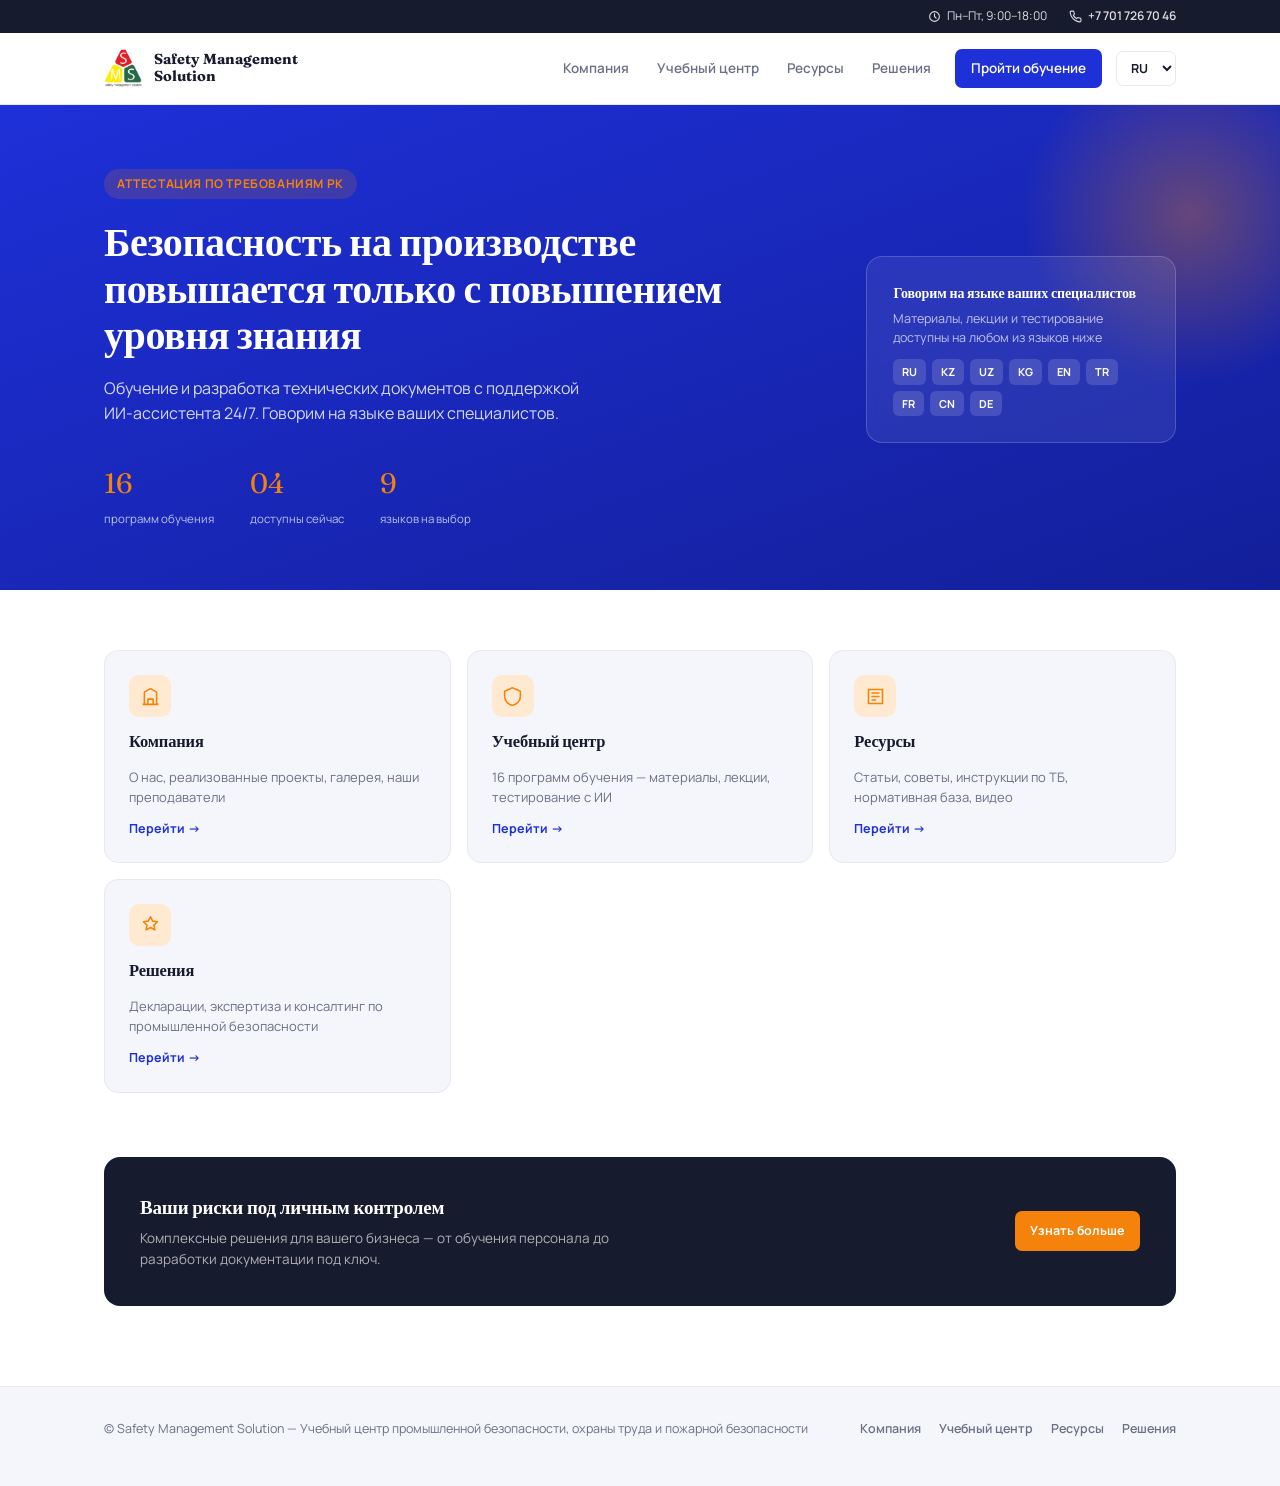
<file: index.html>
<!DOCTYPE html>
<html lang="ru">
<head>
<meta charset="UTF-8">
<meta name="viewport" content="width=device-width, initial-scale=1.0">
<title>Safety Management Solution — Промышленная безопасность, охрана труда, пожарная безопасность</title>
<link rel="preconnect" href="https://fonts.googleapis.com">
<link rel="preconnect" href="https://fonts.gstatic.com" crossorigin>
<link href="https://fonts.googleapis.com/css2?family=Manrope:wght@400;500;600;700;800&family=Fraunces:opsz,wght@9..144,600;9..144,700&display=swap" rel="stylesheet">
<link rel="stylesheet" href="styles.css">
<script src="i18n.js" defer></script>
</head>
<body>

<div class="topbar">
  <div class="wrap">
    <span class="hours"><svg viewBox="0 0 24 24" fill="none" stroke="currentColor" stroke-width="2"><circle cx="12" cy="12" r="9"/><path d="M12 7v5l3 3" stroke-linecap="round"/></svg>Пн–Пт, 9:00–18:00</span>
    <a href="tel:+77017267046"><svg viewBox="0 0 24 24" fill="none" stroke="currentColor" stroke-width="2"><path d="M22 16.92v3a2 2 0 0 1-2.18 2 19.79 19.79 0 0 1-8.63-3.07 19.5 19.5 0 0 1-6-6 19.79 19.79 0 0 1-3.07-8.67A2 2 0 0 1 4.11 2h3a2 2 0 0 1 2 1.72c.127.96.361 1.903.7 2.81a2 2 0 0 1-.45 2.11L8.09 9.91a16 16 0 0 0 6 6l1.27-1.27a2 2 0 0 1 2.11-.45c.907.339 1.85.573 2.81.7A2 2 0 0 1 22 16.92z" stroke-linecap="round" stroke-linejoin="round"/></svg>+7 701 726 70 46</a>
  </div>
</div>
<header>
  <div class="wrap">
    <a class="brand" href="index.html">
      <img class="brand-mark" src="logo.jpg" alt="Safety Management Solution">
      <span class="brand-name">Safety Management<br>Solution</span>
    </a>
    <button class="burger" onclick="document.querySelector('nav.main-nav').classList.toggle('open')" aria-label="Меню">
      <svg viewBox="0 0 24 24" fill="none" stroke="currentColor" stroke-width="2"><path d="M3 6h18M3 12h18M3 18h18" stroke-linecap="round"/></svg>
    </button>
    <nav class="main-nav">
      <a href="company.html" data-i18n="nav_company">Компания</a>
      <a href="courses.html" data-i18n="nav_courses">Учебный центр</a>
      <a href="resources.html" data-i18n="nav_resources">Ресурсы</a>
      <a href="solutions.html" data-i18n="nav_solutions">Решения</a>
      <a class="nav-cta" href="courses.html" data-i18n="nav_cta">Пройти обучение</a>
      <select id="langSwitcher" class="lang-switcher" onchange="applyLanguage(this.value)">
        <option value="ru">RU</option>
        <option value="kz">KZ</option>
        <option value="en">EN</option>
        <option value="tr">TR</option>
        <option value="fr">FR</option>
        <option value="de">DE</option>
        <option value="uz">UZ</option>
        <option value="kg">KG</option>
        <option value="cn">CN</option>
      </select>
    </nav>
  </div>
</header>

<section class="hero">
  <div class="wrap hero-grid">
    <div>
      <div class="hero-eyebrow" data-i18n="hero_eyebrow">Аттестация по требованиям РК</div>
      <h1 data-i18n="hero_h1">Безопасность на производстве повышается только с повышением уровня знания</h1>
      <p class="lede" data-i18n="hero_lede">Обучение и разработка технических документов с поддержкой ИИ-ассистента 24/7. Говорим на языке ваших специалистов.</p>
      <div class="hero-stats">
        <div class="hero-stat"><span class="num" data-i18n="hero_stat1_num">16</span><span class="label" data-i18n="hero_stat1_label">программ обучения</span></div>
        <div class="hero-stat"><span class="num" data-i18n="hero_stat2_num">04</span><span class="label" data-i18n="hero_stat2_label">доступны сейчас</span></div>
        <div class="hero-stat"><span class="num" data-i18n="hero_stat3_num">9</span><span class="label" data-i18n="hero_stat3_label">языков на выбор</span></div>
      </div>
    </div>
    <div class="hero-badge">
      <h3 data-i18n="hero_badge_title">Говорим на языке ваших специалистов</h3>
      <p data-i18n="hero_badge_text">Материалы, лекции и тестирование доступны на любом из языков ниже</p>
      <div class="lang-list">
        <span class="lang-chip">RU</span><span class="lang-chip">KZ</span><span class="lang-chip">UZ</span>
        <span class="lang-chip">KG</span><span class="lang-chip">EN</span><span class="lang-chip">TR</span>
        <span class="lang-chip">FR</span><span class="lang-chip">CN</span><span class="lang-chip">DE</span>
      </div>
    </div>
  </div>
</section>

<main class="wrap">

  <div class="section-nav">
    <div class="section-nav-grid">

      <a class="section-card" href="company.html">
        <div class="icon"><svg viewBox="0 0 24 24" fill="none" stroke="currentColor" stroke-width="1.8"><path d="M3 21h18M5 21V7l7-4 7 4v14M9 21v-6h6v6" stroke-linejoin="round"/></svg></div>
        <h3 data-i18n="sec_company_title">Компания</h3>
        <p data-i18n="sec_company_text">О нас, реализованные проекты, галерея, наши преподаватели</p>
        <span class="go" data-i18n="go">Перейти →</span>
      </a>

      <a class="section-card" href="courses.html">
        <div class="icon"><svg viewBox="0 0 24 24" fill="none" stroke="currentColor" stroke-width="1.8"><path d="M12 2L3 6v6c0 5 4 9 9 10 5-1 9-5 9-10V6l-9-4z"/></svg></div>
        <h3 data-i18n="sec_courses_title">Учебный центр</h3>
        <p data-i18n="sec_courses_text">16 программ обучения — материалы, лекции, тестирование с ИИ</p>
        <span class="go" data-i18n="go">Перейти →</span>
      </a>

      <a class="section-card" href="resources.html">
        <div class="icon"><svg viewBox="0 0 24 24" fill="none" stroke="currentColor" stroke-width="1.8"><path d="M4 4h16v16H4z"/><path d="M8 8h8M8 12h8M8 16h4" stroke-linecap="round"/></svg></div>
        <h3 data-i18n="sec_resources_title">Ресурсы</h3>
        <p data-i18n="sec_resources_text">Статьи, советы, инструкции по ТБ, нормативная база, видео</p>
        <span class="go" data-i18n="go">Перейти →</span>
      </a>

      <a class="section-card" href="solutions.html">
        <div class="icon"><svg viewBox="0 0 24 24" fill="none" stroke="currentColor" stroke-width="1.8"><path d="M12 2l2.5 5 5.5.7-4 3.8 1 5.5-5-2.7-5 2.7 1-5.5-4-3.8 5.5-.7z" stroke-linejoin="round"/></svg></div>
        <h3 data-i18n="sec_solutions_title">Решения</h3>
        <p data-i18n="sec_solutions_text">Декларации, экспертиза и консалтинг по промышленной безопасности</p>
        <span class="go" data-i18n="go">Перейти →</span>
      </a>

    </div>
  </div>

  <div class="materials-cta">
    <div>
      <h3 data-i18n="materials_cta_title">Ваши риски под личным контролем</h3>
      <p data-i18n="materials_cta_text">Комплексные решения для вашего бизнеса — от обучения персонала до разработки документации под ключ.</p>
    </div>
    <a class="btn btn-blue" href="solutions.html" style="background:#F5820A;" data-i18n="materials_cta_btn">Узнать больше</a>
  </div>

</main>

<footer>
  <div class="wrap">
    <p data-i18n="footer_copyright">© Safety Management Solution — Учебный центр промышленной безопасности, охраны труда и пожарной безопасности</p>
    <div class="foot-links">
      <a href="company.html">Компания</a>
      <a href="courses.html">Учебный центр</a>
      <a href="resources.html">Ресурсы</a>
      <a href="solutions.html">Решения</a>
    </div>
  </div>
</footer>

</body>
</html>
</file>
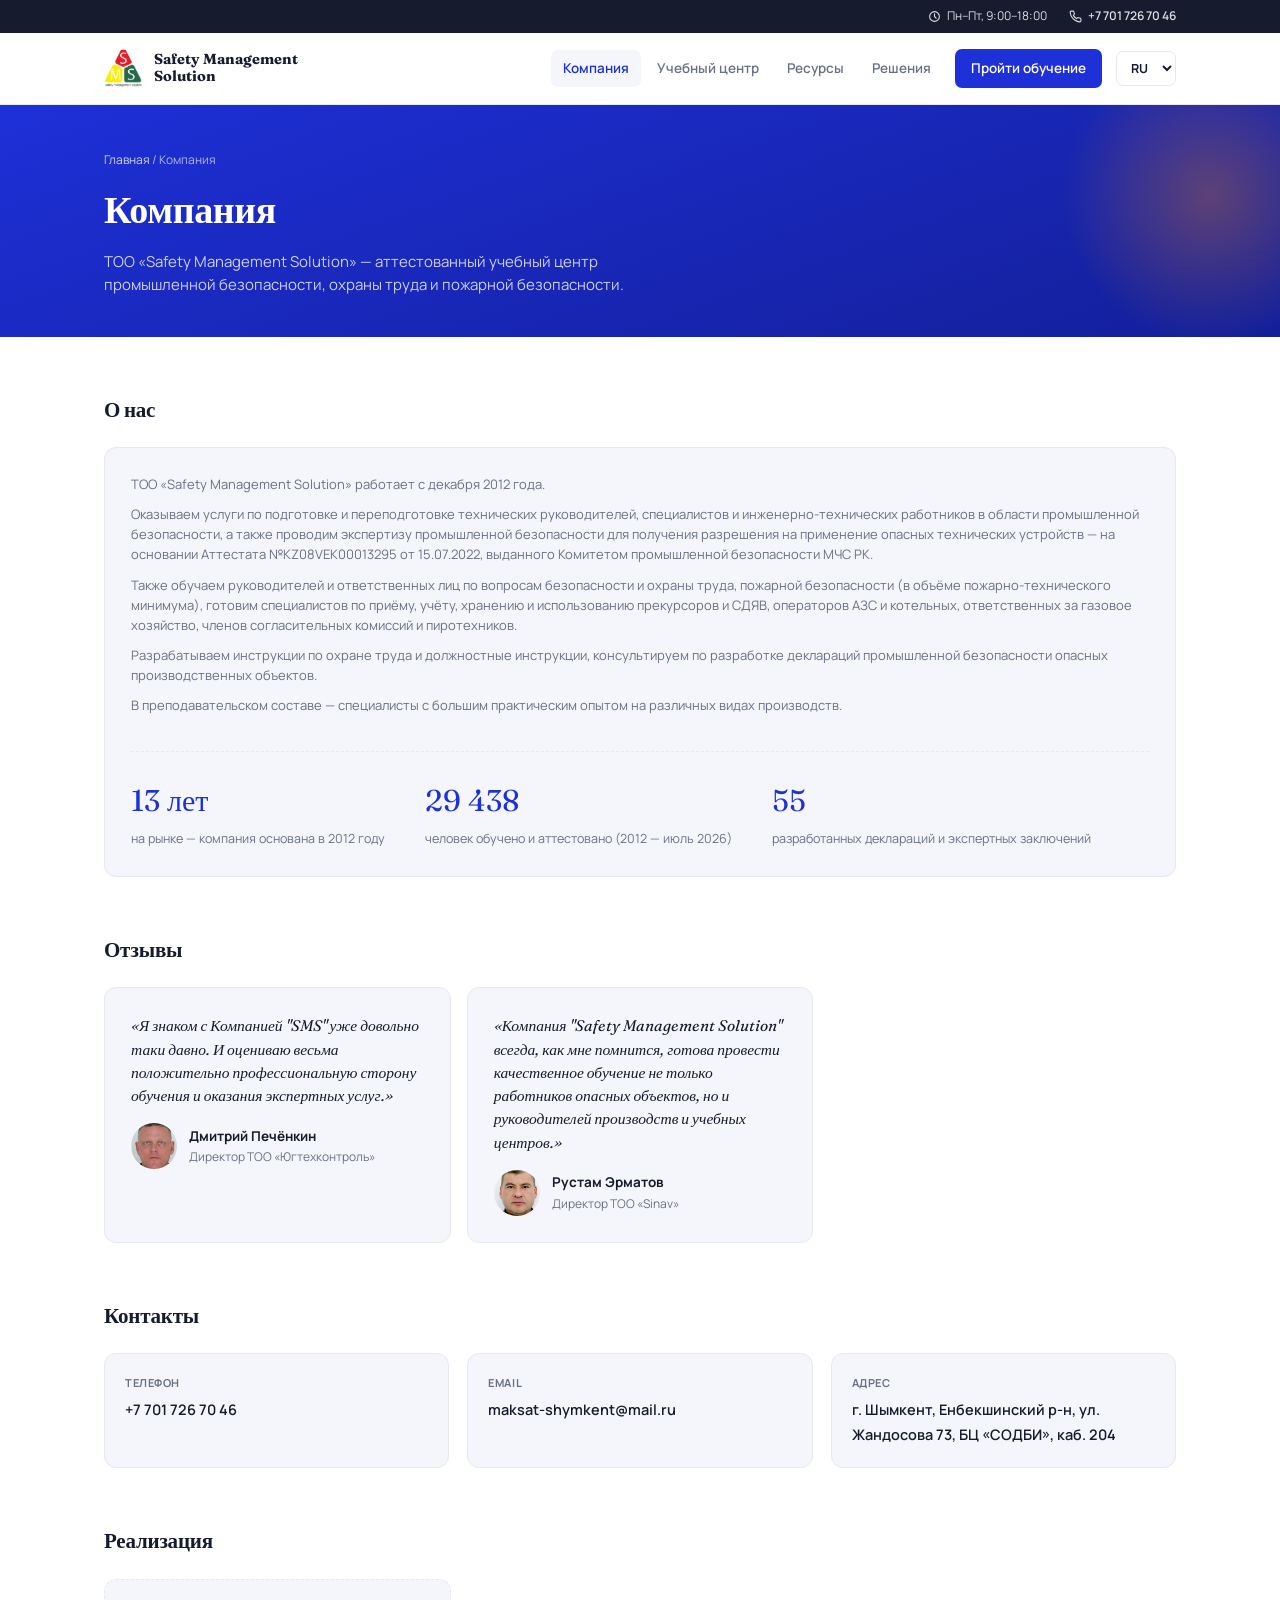
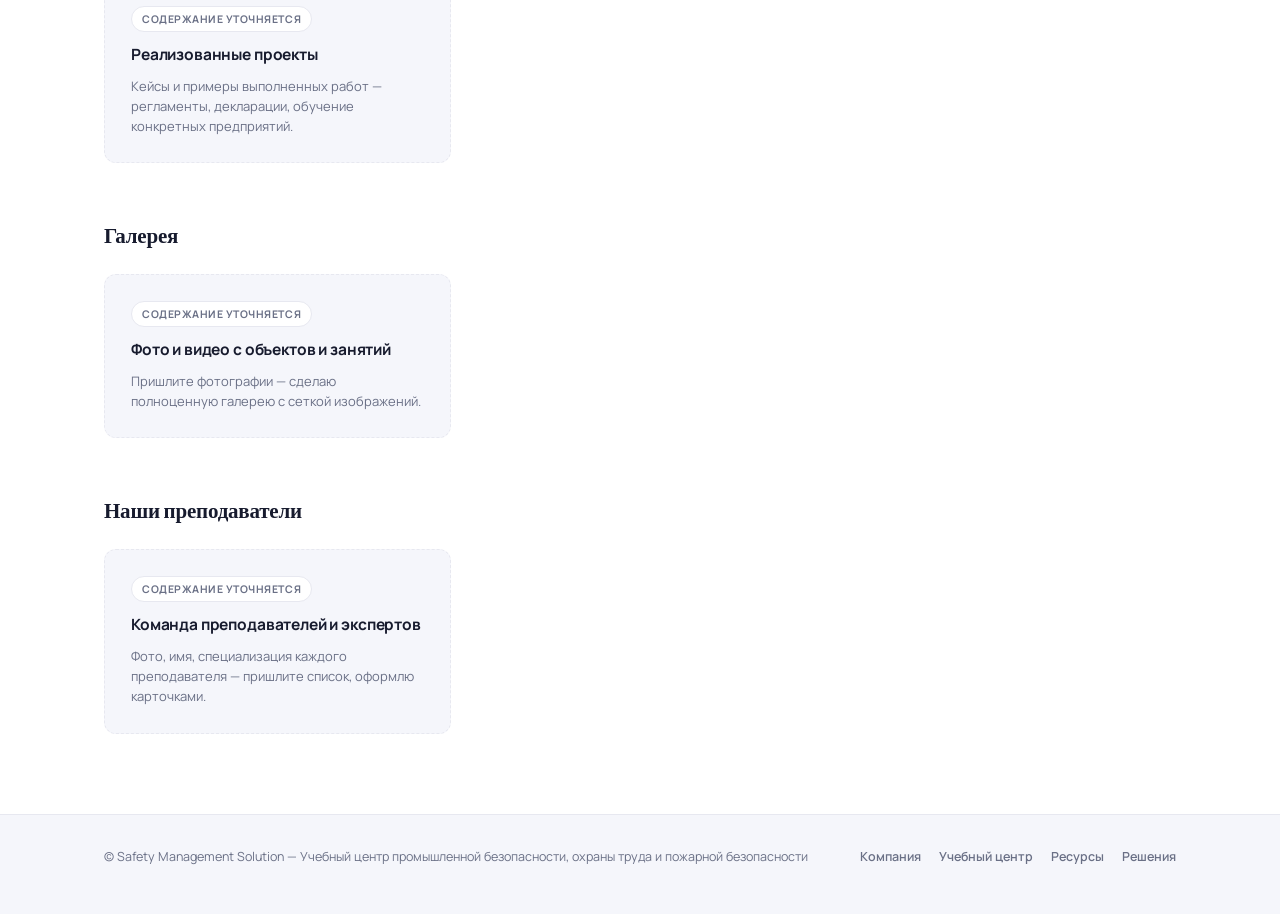
<file: company.html>
<!DOCTYPE html>
<html lang="ru">
<head>
<meta charset="UTF-8">
<meta name="viewport" content="width=device-width, initial-scale=1.0">
<title>Компания — Safety Management Solution</title>
<link rel="preconnect" href="https://fonts.googleapis.com">
<link rel="preconnect" href="https://fonts.gstatic.com" crossorigin>
<link href="https://fonts.googleapis.com/css2?family=Manrope:wght@400;500;600;700;800&family=Fraunces:opsz,wght@9..144,600;9..144,700&display=swap" rel="stylesheet">
<link rel="stylesheet" href="styles.css">
<script src="i18n.js" defer></script>
<script>
(function(){
  try {
    fetch('https://anelina-backend-production.up.railway.app/track/pageview', {
      method: 'POST',
      headers: {'Content-Type':'application/json'},
      body: JSON.stringify({page: location.pathname})
    }).catch(function(){});
  } catch(e) {}
})();
</script>
</head>
<body>

<div class="topbar">
  <div class="wrap">
    <span class="hours"><svg viewBox="0 0 24 24" fill="none" stroke="currentColor" stroke-width="2"><circle cx="12" cy="12" r="9"/><path d="M12 7v5l3 3" stroke-linecap="round"/></svg>Пн–Пт, 9:00–18:00</span>
    <a href="tel:+77017267046"><svg viewBox="0 0 24 24" fill="none" stroke="currentColor" stroke-width="2"><path d="M22 16.92v3a2 2 0 0 1-2.18 2 19.79 19.79 0 0 1-8.63-3.07 19.5 19.5 0 0 1-6-6 19.79 19.79 0 0 1-3.07-8.67A2 2 0 0 1 4.11 2h3a2 2 0 0 1 2 1.72c.127.96.361 1.903.7 2.81a2 2 0 0 1-.45 2.11L8.09 9.91a16 16 0 0 0 6 6l1.27-1.27a2 2 0 0 1 2.11-.45c.907.339 1.85.573 2.81.7A2 2 0 0 1 22 16.92z" stroke-linecap="round" stroke-linejoin="round"/></svg>+7 701 726 70 46</a>
  </div>
</div>
<header>
  <div class="wrap">
    <a class="brand" href="index.html">
      <img class="brand-mark" src="logo.jpg" alt="Safety Management Solution">
      <span class="brand-name">Safety Management<br>Solution</span>
    </a>
    <button class="burger" onclick="document.querySelector('nav.main-nav').classList.toggle('open')" aria-label="Меню">
      <svg viewBox="0 0 24 24" fill="none" stroke="currentColor" stroke-width="2"><path d="M3 6h18M3 12h18M3 18h18" stroke-linecap="round"/></svg>
    </button>
    <nav class="main-nav">
      <a href="company.html" class="active" data-i18n="nav_company">Компания</a>
      <a href="courses.html" data-i18n="nav_courses">Учебный центр</a>
      <a href="resources.html" data-i18n="nav_resources">Ресурсы</a>
      <a href="solutions.html" data-i18n="nav_solutions">Решения</a>
      <a class="nav-cta" href="courses.html" data-i18n="nav_cta">Пройти обучение</a>
      <select id="langSwitcher" class="lang-switcher" onchange="applyLanguage(this.value)">
        <option value="ru">RU</option>
        <option value="kz">KZ</option>
        <option value="en">EN</option>
        <option value="tr">TR</option>
        <option value="fr">FR</option>
        <option value="de">DE</option>
        <option value="uz">UZ</option>
        <option value="kg">KG</option>
        <option value="cn">CN</option>
      </select>
    </nav>
  </div>
</header>

<section class="page-hero">
  <div class="wrap">
    <div class="breadcrumb"><a href="index.html" data-i18n="breadcrumb_home">Главная</a> / <span data-i18n="nav_company">Компания</span></div>
    <h1 data-i18n="comp_hero_h1">Компания</h1>
    <p data-i18n="comp_hero_lede">ТОО «Safety Management Solution» — аттестованный учебный центр промышленной безопасности, охраны труда и пожарной безопасности.</p>
  </div>
</section>

<main class="wrap">

  <div class="content-section">
    <div class="content-section-head"><h2 data-i18n="comp_about_title">О нас</h2></div>
    <div class="placeholder-card" style="border-style:solid;">
      <p data-i18n="comp_about_p1">ТОО «Safety Management Solution» работает с декабря 2012 года.</p>
      <p data-i18n="comp_about_p2">Оказываем услуги по подготовке и переподготовке технических руководителей, специалистов и инженерно-технических работников в области промышленной безопасности, а также проводим экспертизу промышленной безопасности для получения разрешения на применение опасных технических устройств — на основании Аттестата №KZ08VEK00013295 от 15.07.2022, выданного Комитетом промышленной безопасности МЧС РК.</p>
      <p data-i18n="comp_about_p3">Также обучаем руководителей и ответственных лиц по вопросам безопасности и охраны труда, пожарной безопасности (в объёме пожарно-технического минимума), готовим специалистов по приёму, учёту, хранению и использованию прекурсоров и СДЯВ, операторов АЗС и котельных, ответственных за газовое хозяйство, членов согласительных комиссий и пиротехников.</p>
      <p data-i18n="comp_about_p4">Разрабатываем инструкции по охране труда и должностные инструкции, консультируем по разработке деклараций промышленной безопасности опасных производственных объектов.</p>
      <p data-i18n="comp_about_p5">В преподавательском составе — специалисты с большим практическим опытом на различных видах производств.</p>
      <div class="about-stats">
        <div class="about-stat"><span class="num">13 лет</span><span class="label" data-i18n="comp_stat1_label">на рынке — компания основана в 2012 году</span></div>
        <div class="about-stat"><span class="num">29 438</span><span class="label" data-i18n="comp_stat2_label">человек обучено и аттестовано (2012 — июль 2026)</span></div>
        <div class="about-stat"><span class="num">55</span><span class="label" data-i18n="comp_stat3_label">разработанных деклараций и экспертных заключений</span></div>
      </div>
    </div>
  </div>

  <div class="content-section">
    <div class="content-section-head"><h2 data-i18n="comp_testimonials_title">Отзывы</h2></div>
    <div class="placeholder-grid">
      <div class="testimonial-card">
        <p class="quote" data-i18n="comp_quote1">«Я знаком с Компанией "SMS" уже довольно таки давно. И оцениваю весьма положительно профессиональную сторону обучения и оказания экспертных услуг.»</p>
        <div class="testimonial-author">
          <img class="avatar" src="images/pechenkin.jpg" alt="Дмитрий Печёнкин">
          <div class="info"><span class="name">Дмитрий Печёнкин</span><span class="role" data-i18n="comp_role1">Директор ТОО «Югтехконтроль»</span></div>
        </div>
      </div>
      <div class="testimonial-card">
        <p class="quote" data-i18n="comp_quote2">«Компания "Safety Management Solution" всегда, как мне помнится, готова провести качественное обучение не только работников опасных объектов, но и руководителей производств и учебных центров.»</p>
        <div class="testimonial-author">
          <img class="avatar" src="images/ermatov.jpg" alt="Рустам Эрматов">
          <div class="info"><span class="name">Рустам Эрматов</span><span class="role" data-i18n="comp_role2">Директор ТОО «Sinav»</span></div>
        </div>
      </div>
    </div>
  </div>

  <div class="content-section">
    <div class="content-section-head"><h2 data-i18n="comp_contacts_title">Контакты</h2></div>
    <div class="contact-grid">
      <div class="contact-item"><div class="label" data-i18n="comp_label_phone">Телефон</div><a href="tel:+77017267046">+7 701 726 70 46</a></div>
      <div class="contact-item"><div class="label" data-i18n="comp_label_email">Email</div><a href="mailto:maksat-shymkent@mail.ru">maksat-shymkent@mail.ru</a></div>
      <div class="contact-item"><div class="label" data-i18n="comp_label_address">Адрес</div><span class="value" data-i18n="comp_address_value">г. Шымкент, Енбекшинский р-н, ул. Жандосова 73, БЦ «СОДБИ», каб. 204</span></div>
    </div>
  </div>

  <div class="content-section">
    <div class="content-section-head"><h2 data-i18n="comp_projects_title">Реализация</h2></div>
    <div class="placeholder-grid">
      <div class="placeholder-card">
        <span class="tag" data-i18n="content_tbd">Содержание уточняется</span>
        <h3 data-i18n="comp_projects_card_title">Реализованные проекты</h3>
        <p data-i18n="comp_projects_card_text">Кейсы и примеры выполненных работ — регламенты, декларации, обучение конкретных предприятий.</p>
      </div>
    </div>
  </div>

  <div class="content-section">
    <div class="content-section-head"><h2 data-i18n="comp_gallery_title">Галерея</h2></div>
    <div class="placeholder-grid">
      <div class="placeholder-card">
        <span class="tag" data-i18n="content_tbd">Содержание уточняется</span>
        <h3 data-i18n="comp_gallery_card_title">Фото и видео с объектов и занятий</h3>
        <p data-i18n="comp_gallery_card_text">Пришлите фотографии — сделаю полноценную галерею с сеткой изображений.</p>
      </div>
    </div>
  </div>

  <div class="content-section">
    <div class="content-section-head"><h2 data-i18n="comp_teachers_title">Наши преподаватели</h2></div>
    <div class="placeholder-grid">
      <div class="placeholder-card">
        <span class="tag" data-i18n="content_tbd">Содержание уточняется</span>
        <h3 data-i18n="comp_teachers_card_title">Команда преподавателей и экспертов</h3>
        <p data-i18n="comp_teachers_card_text">Фото, имя, специализация каждого преподавателя — пришлите список, оформлю карточками.</p>
      </div>
    </div>
  </div>

</main>

<footer>
  <div class="wrap">
    <p data-i18n="footer_copyright">© Safety Management Solution — Учебный центр промышленной безопасности, охраны труда и пожарной безопасности</p>
    <div class="foot-links">
      <a href="company.html" data-i18n="nav_company">Компания</a>
      <a href="courses.html" data-i18n="nav_courses">Учебный центр</a>
      <a href="resources.html" data-i18n="nav_resources">Ресурсы</a>
      <a href="solutions.html" data-i18n="nav_solutions">Решения</a>
    </div>
  </div>
</footer>

</body>
</html>
</file>
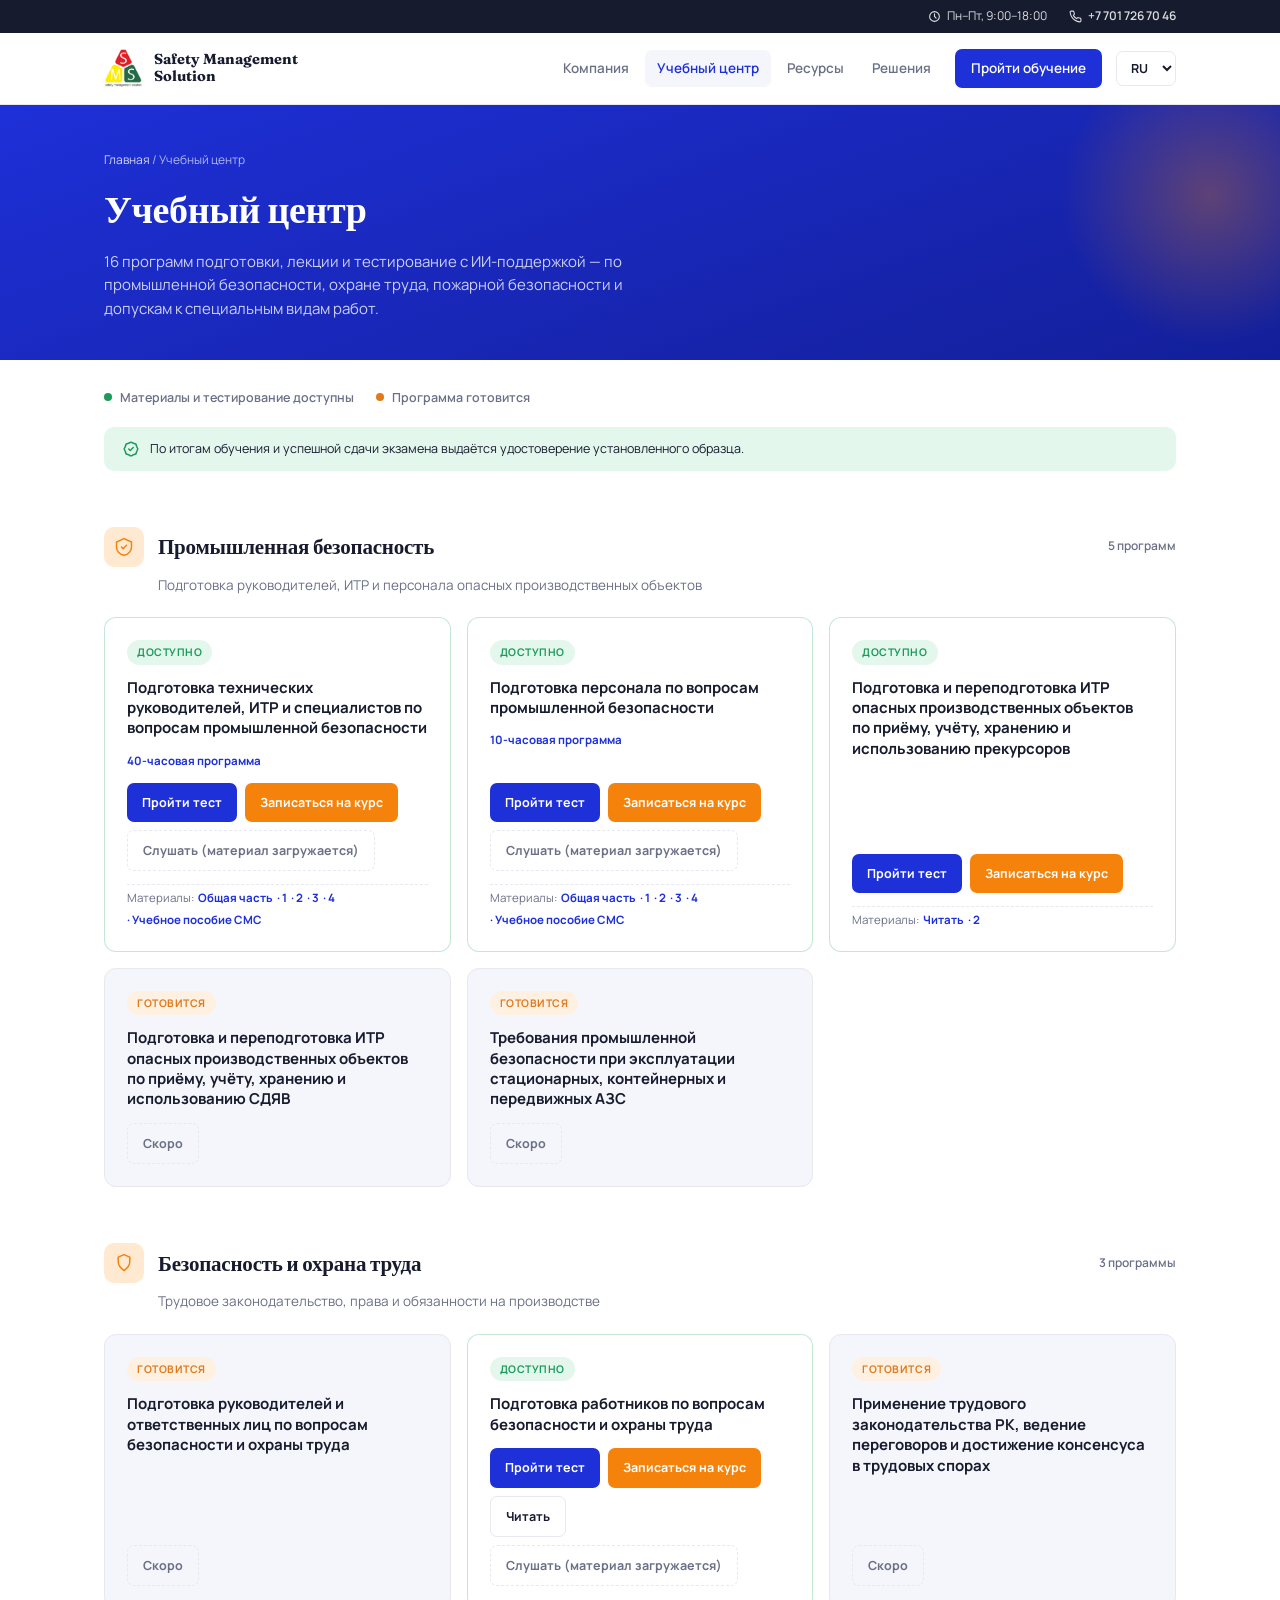
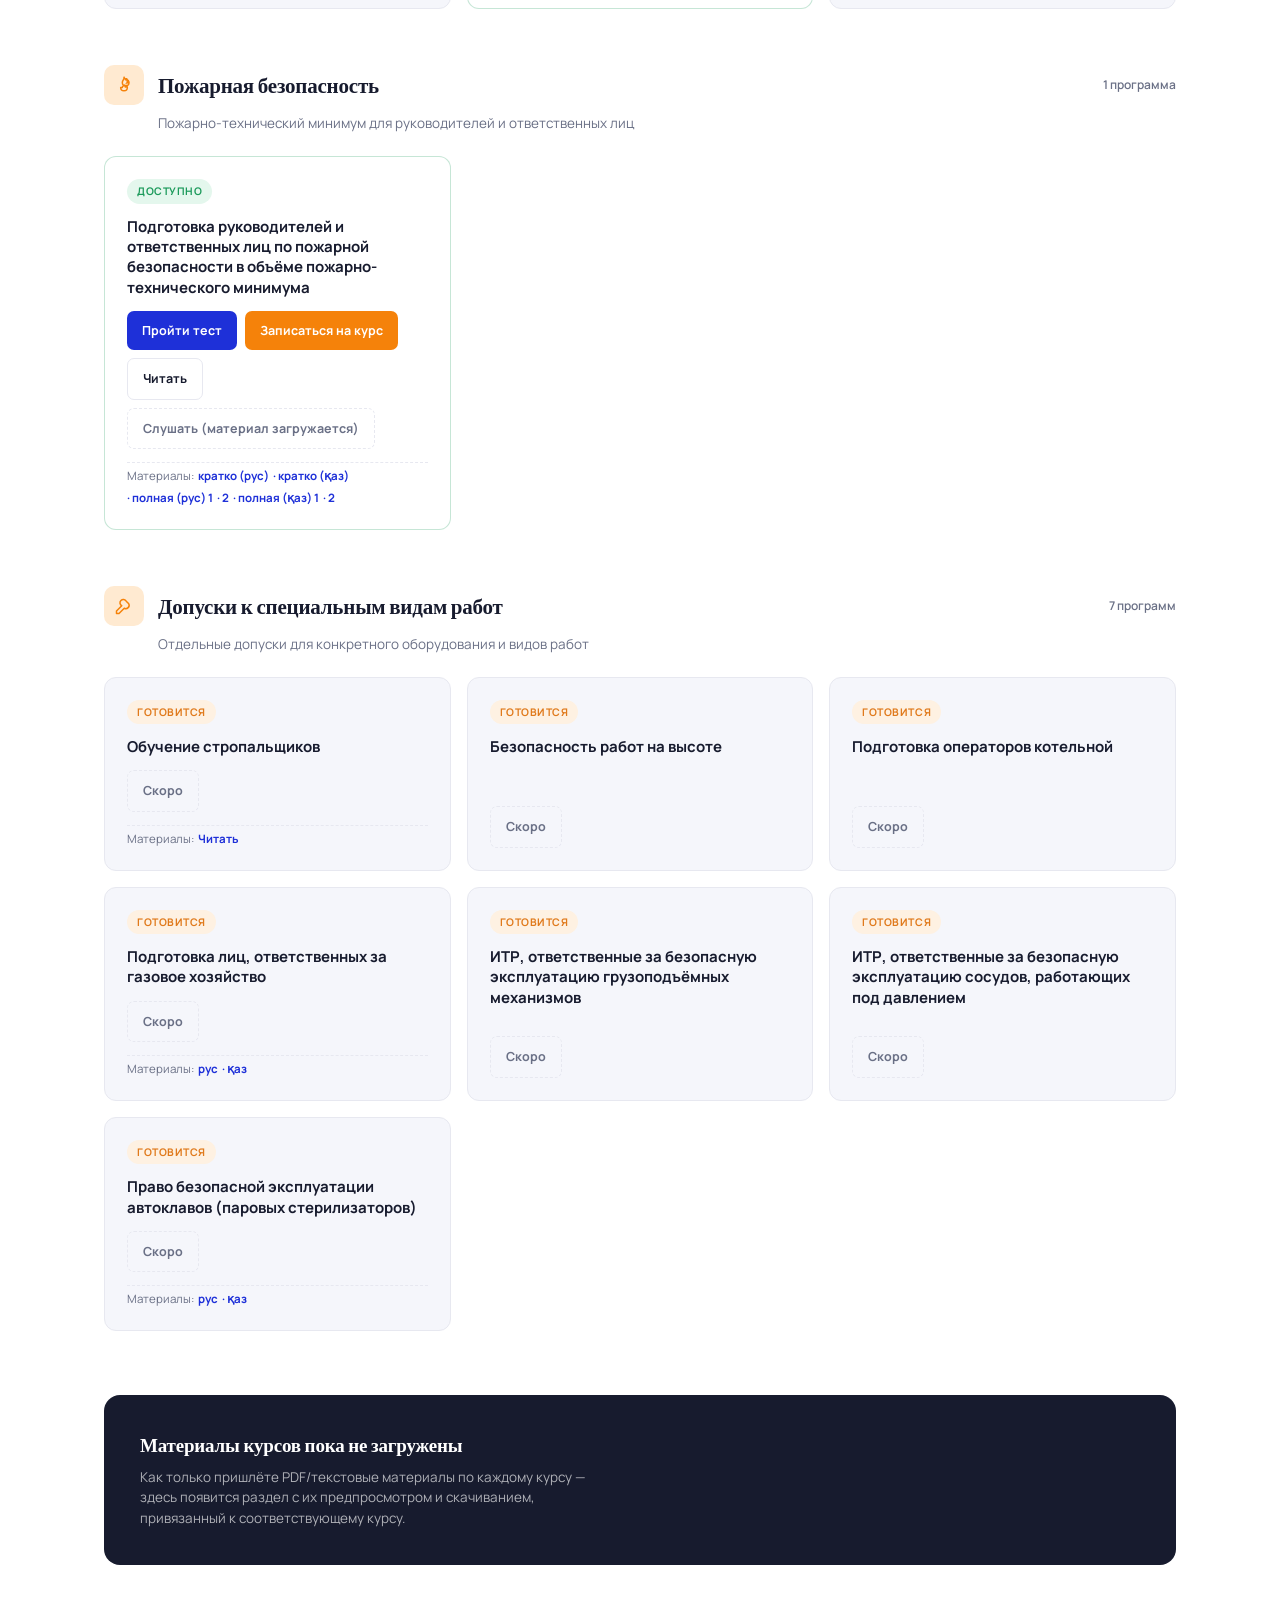
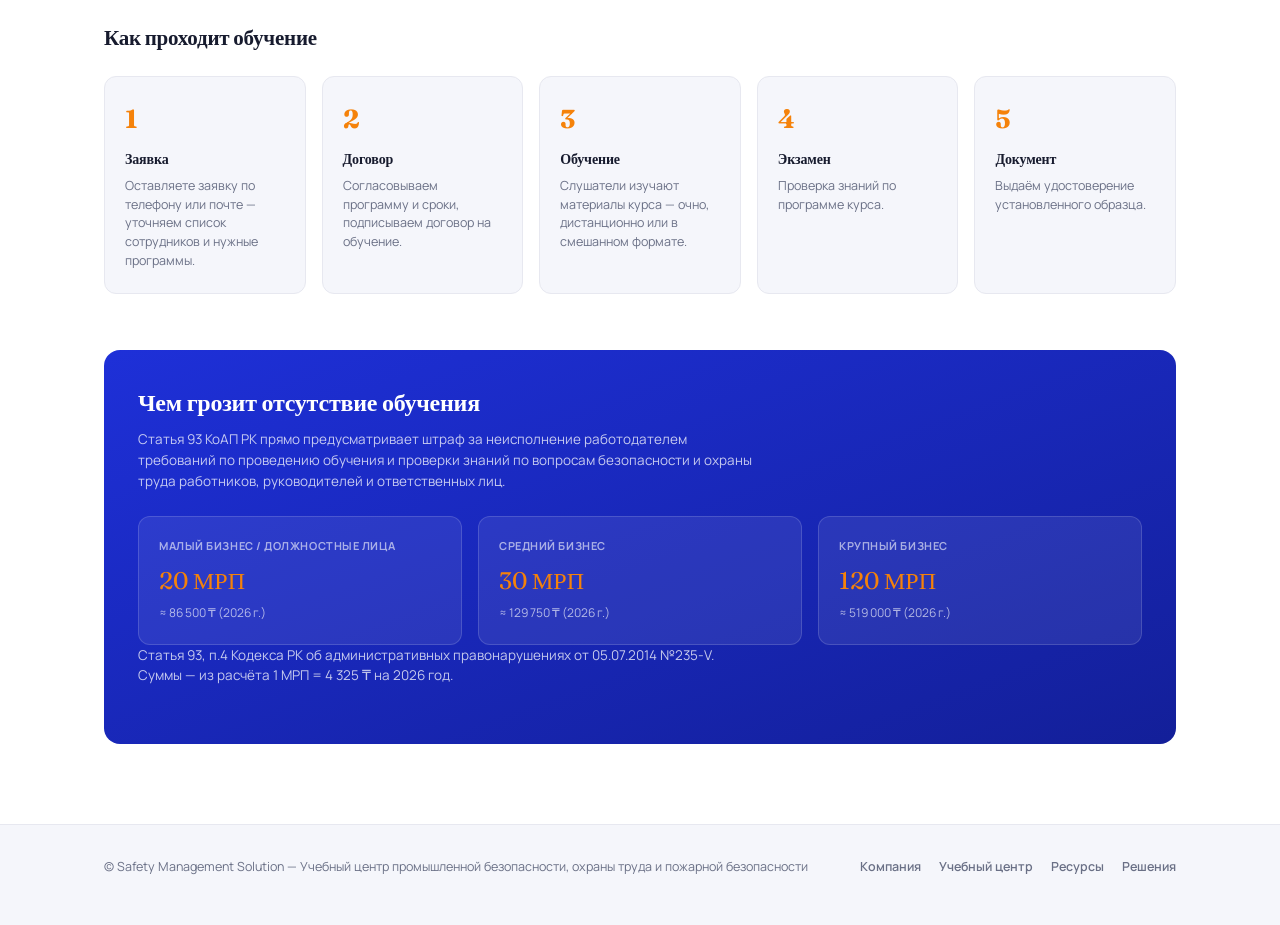
<file: courses.html>
<!DOCTYPE html>
<!-- © Владелец: Суннатов Максат Нурмухамматович -->
<html lang="ru">
<head>
<meta charset="UTF-8">
<meta name="viewport" content="width=device-width, initial-scale=1.0">
<title>Учебный центр — Safety Management Solution</title>
<link rel="preconnect" href="https://fonts.googleapis.com">
<link rel="preconnect" href="https://fonts.gstatic.com" crossorigin>
<link href="https://fonts.googleapis.com/css2?family=Manrope:wght@400;500;600;700;800&family=Fraunces:opsz,wght@9..144,600;9..144,700&display=swap" rel="stylesheet">
<link rel="stylesheet" href="styles.css">
<script src="i18n.js" defer></script>
<script>
(function(){
  try {
    fetch('https://anelina-backend-production.up.railway.app/track/pageview', {
      method: 'POST',
      headers: {'Content-Type':'application/json'},
      body: JSON.stringify({page: location.pathname})
    }).catch(function(){});
  } catch(e) {}
})();
</script>
</head>
<body>

<div class="topbar">
  <div class="wrap">
    <span class="hours"><svg viewBox="0 0 24 24" fill="none" stroke="currentColor" stroke-width="2"><circle cx="12" cy="12" r="9"/><path d="M12 7v5l3 3" stroke-linecap="round"/></svg>Пн–Пт, 9:00–18:00</span>
    <a href="tel:+77017267046"><svg viewBox="0 0 24 24" fill="none" stroke="currentColor" stroke-width="2"><path d="M22 16.92v3a2 2 0 0 1-2.18 2 19.79 19.79 0 0 1-8.63-3.07 19.5 19.5 0 0 1-6-6 19.79 19.79 0 0 1-3.07-8.67A2 2 0 0 1 4.11 2h3a2 2 0 0 1 2 1.72c.127.96.361 1.903.7 2.81a2 2 0 0 1-.45 2.11L8.09 9.91a16 16 0 0 0 6 6l1.27-1.27a2 2 0 0 1 2.11-.45c.907.339 1.85.573 2.81.7A2 2 0 0 1 22 16.92z" stroke-linecap="round" stroke-linejoin="round"/></svg>+7 701 726 70 46</a>
  </div>
</div>
<header>
  <div class="wrap">
    <a class="brand" href="index.html">
      <img class="brand-mark" src="logo.jpg" alt="Safety Management Solution">
      <span class="brand-name">Safety Management<br>Solution</span>
    </a>
    <button class="burger" onclick="document.querySelector('nav.main-nav').classList.toggle('open')" aria-label="Меню">
      <svg viewBox="0 0 24 24" fill="none" stroke="currentColor" stroke-width="2"><path d="M3 6h18M3 12h18M3 18h18" stroke-linecap="round"/></svg>
    </button>
    <nav class="main-nav">
      <a href="company.html" data-i18n="nav_company">Компания</a>
      <a href="courses.html" class="active" data-i18n="nav_courses">Учебный центр</a>
      <a href="resources.html" data-i18n="nav_resources">Ресурсы</a>
      <a href="solutions.html" data-i18n="nav_solutions">Решения</a>
      <a class="nav-cta" href="courses.html" data-i18n="nav_cta">Пройти обучение</a>
      <select id="langSwitcher" class="lang-switcher" onchange="applyLanguage(this.value)">
        <option value="ru">RU</option>
        <option value="kz">KZ</option>
        <option value="en">EN</option>
        <option value="tr">TR</option>
        <option value="fr">FR</option>
        <option value="de">DE</option>
        <option value="uz">UZ</option>
        <option value="kg">KG</option>
        <option value="cn">CN</option>
      </select>
    </nav>
  </div>
</header>

<section class="page-hero">
  <div class="wrap">
    <div class="breadcrumb"><a href="index.html">Главная</a> / Учебный центр</div>
    <h1 data-i18n="courses_page_title">Учебный центр</h1>
    <p data-i18n="courses_page_lede">16 программ подготовки, лекции и тестирование с ИИ-поддержкой — по промышленной безопасности, охране труда, пожарной безопасности и допускам к специальным видам работ.</p>
  </div>
</section>

<main class="wrap" id="catalog">

  <div class="legend">
    <div class="legend-item"><span class="dot ready"></span><span data-i18n="legend_ready">Материалы и тестирование доступны</span></div>
    <div class="legend-item"><span class="dot pending"></span><span data-i18n="legend_pending">Программа готовится</span></div>
  </div>

  <div class="doc-issued-note">
    <svg viewBox="0 0 24 24" fill="none" stroke="currentColor" stroke-width="2"><path d="M9 12l2 2 4-4M7.835 4.697a3.42 3.42 0 0 0 1.946-.806 3.42 3.42 0 0 1 4.438 0 3.42 3.42 0 0 0 1.946.806 3.42 3.42 0 0 1 3.138 3.138 3.42 3.42 0 0 0 .806 1.946 3.42 3.42 0 0 1 0 4.438 3.42 3.42 0 0 0-.806 1.946 3.42 3.42 0 0 1-3.138 3.138 3.42 3.42 0 0 0-1.946.806 3.42 3.42 0 0 1-4.438 0 3.42 3.42 0 0 0-1.946-.806 3.42 3.42 0 0 1-3.138-3.138 3.42 3.42 0 0 0-.806-1.946 3.42 3.42 0 0 1 0-4.438 3.42 3.42 0 0 0 .806-1.946 3.42 3.42 0 0 1 3.138-3.138z" stroke-linecap="round" stroke-linejoin="round"/></svg>
    <span data-i18n="doc_issued_note">По итогам обучения и успешной сдачи экзамена выдаётся удостоверение установленного образца.</span>
  </div>

  <!-- ==================== ПРОМЫШЛЕННАЯ БЕЗОПАСНОСТЬ ==================== -->
  <div class="category">
    <div class="category-head">
      <div class="category-icon"><svg viewBox="0 0 24 24" fill="none" stroke="currentColor" stroke-width="1.8"><path d="M12 2L3 6v6c0 5 4 9 9 10 5-1 9-5 9-10V6l-9-4z"/><path d="M9 12l2 2 4-4" stroke-linecap="round" stroke-linejoin="round"/></svg></div>
      <h2 data-i18n="cat1_name">Промышленная безопасность</h2><span class="count" data-i18n="cat1_count">5 программ</span>
    </div>
    <p class="category-desc" data-i18n="cat1_desc">Подготовка руководителей, ИТР и персонала опасных производственных объектов</p>
    <div class="course-grid">

      <div class="course-card is-ready">
        <span class="status-badge ready" data-i18n="status_ready">Доступно</span>
        <p class="course-title" data-i18n="course1_title">Подготовка технических руководителей, ИТР и специалистов по вопросам промышленной безопасности</p>
        <span class="course-hours" data-i18n="course1_hours">40-часовая программа</span>
        <div class="course-actions">
          <a class="btn btn-blue" href="test.html?id=itr&lang=ru" target="_blank" data-i18n="btn_test" data-course-id="itr" data-course-title-key="course1_title" onclick="return gateTestAccess(event, this)">Пройти тест</a>
          <a class="btn btn-orange" href="#" data-course-id="itr" data-course-title-key="course1_title" onclick="return openEnrollDirectly(event, this)">Записаться на курс</a>
          <span class="btn btn-disabled" title="Появится, как только пришлёте текст-сценарий для озвучки" data-i18n="btn_listen_pending">Слушать (материал загружается)</span>
        </div>
        <div class="course-materials-list">
          <span data-i18n="materials_label">Материалы:</span>
          <a href="materials/trebovaniya-promyshlennoy-bezopasnosti-obshaya.pdf" target="_blank" data-i18n="mat_general">Общая часть</a>
          <a href="materials/postateynaya-chast-1.pdf" target="_blank">· 1</a>
          <a href="materials/postateynaya-chast-2.pdf" target="_blank">· 2</a>
          <a href="materials/postateynaya-chast-3.pdf" target="_blank">· 3</a>
          <a href="materials/postateynaya-chast-4.pdf" target="_blank">· 4</a>
          <a href="materials/Ucebnoe-pjsobie-prombez-SMS.pdf" target="_blank">· Учебное пособие СМС</a>
        </div>
      </div>

      <div class="course-card is-ready">
        <span class="status-badge ready" data-i18n="status_ready">Доступно</span>
        <p class="course-title" data-i18n="course2_title">Подготовка персонала по вопросам промышленной безопасности</p>
        <span class="course-hours" data-i18n="course2_hours">10-часовая программа</span>
        <div class="course-actions">
          <a class="btn btn-blue" href="test.html?id=rabotniki&lang=ru" target="_blank" data-i18n="btn_test" data-course-id="rabotniki" data-course-title-key="course2_title" onclick="return gateTestAccess(event, this)">Пройти тест</a>
          <a class="btn btn-orange" href="#" data-course-id="rabotniki" data-course-title-key="course2_title" onclick="return openEnrollDirectly(event, this)">Записаться на курс</a>
          <span class="btn btn-disabled" title="Появится, как только пришлёте текст-сценарий для озвучки" data-i18n="btn_listen_pending">Слушать (материал загружается)</span>
        </div>
        <div class="course-materials-list">
          <span data-i18n="materials_label">Материалы:</span>
          <a href="materials/trebovaniya-promyshlennoy-bezopasnosti-obshaya.pdf" target="_blank" data-i18n="mat_general">Общая часть</a>
          <a href="materials/postateynaya-chast-1.pdf" target="_blank">· 1</a>
          <a href="materials/postateynaya-chast-2.pdf" target="_blank">· 2</a>
          <a href="materials/postateynaya-chast-3.pdf" target="_blank">· 3</a>
          <a href="materials/postateynaya-chast-4.pdf" target="_blank">· 4</a>
          <a href="materials/Ucebnoe-pjsobie-prombez-SMS.pdf" target="_blank">· Учебное пособие СМС</a>
        </div>
      </div>

      <div class="course-card is-ready">
        <span class="status-badge ready" data-i18n="status_ready">Доступно</span>
        <p class="course-title" data-i18n="course3_title">Подготовка и переподготовка ИТР опасных производственных объектов по приёму, учёту, хранению и использованию прекурсоров</p>
        <div class="course-actions"><a class="btn btn-blue" href="test.html?id=prekursory&lang=ru" target="_blank" data-i18n="btn_test" data-course-id="prekursory" data-course-title-key="course3_title" onclick="return gateTestAccess(event, this)">Пройти тест</a> <a class="btn btn-orange" href="#" data-course-id="prekursory" data-course-title-key="course3_title" onclick="return openEnrollDirectly(event, this)">Записаться на курс</a></div>
        <div class="course-materials-list">
          <span data-i18n="materials_label">Материалы:</span>
          <a href="materials/Prekursory%20obshaya-SMS-1-299.pdf" target="_blank" data-i18n="btn_read">Читать</a>
          <a href="materials/Prekursory%20obshaya-SMS-300-687.pdf" target="_blank">· 2</a>
        </div>
      </div>

      <div class="course-card">
        <span class="status-badge pending" data-i18n="status_pending">Готовится</span>
        <p class="course-title" data-i18n="course4_title">Подготовка и переподготовка ИТР опасных производственных объектов по приёму, учёту, хранению и использованию СДЯВ</p>
        <div class="course-actions"><span class="btn btn-disabled" data-i18n="btn_soon">Скоро</span></div>
      </div>

      <div class="course-card">
        <span class="status-badge pending" data-i18n="status_pending">Готовится</span>
        <p class="course-title" data-i18n="course5_title">Требования промышленной безопасности при эксплуатации стационарных, контейнерных и передвижных АЗС</p>
        <div class="course-actions"><span class="btn btn-disabled" data-i18n="btn_soon">Скоро</span></div>
      </div>

    </div>
  </div>

  <!-- ==================== ОХРАНА ТРУДА ==================== -->
  <div class="category">
    <div class="category-head">
      <div class="category-icon"><svg viewBox="0 0 24 24" fill="none" stroke="currentColor" stroke-width="1.8"><path d="M12 21s7-4.5 7-11V5l-7-3-7 3v5c0 6.5 7 11 7 11z" stroke-linejoin="round"/></svg></div>
      <h2 data-i18n="cat2_name">Безопасность и охрана труда</h2><span class="count" data-i18n="cat2_count">3 программы</span>
    </div>
    <p class="category-desc" data-i18n="cat2_desc">Трудовое законодательство, права и обязанности на производстве</p>
    <div class="course-grid">

      <div class="course-card">
        <span class="status-badge pending" data-i18n="status_pending">Готовится</span>
        <p class="course-title" data-i18n="course6_title">Подготовка руководителей и ответственных лиц по вопросам безопасности и охраны труда</p>
        <div class="course-actions"><span class="btn btn-disabled" data-i18n="btn_soon">Скоро</span></div>
      </div>

      <div class="course-card is-ready">
        <span class="status-badge ready" data-i18n="status_ready">Доступно</span>
        <p class="course-title" data-i18n="course7_title">Подготовка работников по вопросам безопасности и охраны труда</p>
        <div class="course-actions">
          <a class="btn btn-blue" href="test.html?id=biot&lang=ru" target="_blank" data-i18n="btn_test" data-course-id="biot" data-course-title-key="course7_title" onclick="return gateTestAccess(event, this)">Пройти тест</a>
          <a class="btn btn-orange" href="#" data-course-id="biot" data-course-title-key="course7_title" onclick="return openEnrollDirectly(event, this)">Записаться на курс</a>
          <a class="btn btn-ghost" href="materials/Ohrana%20truda-SMS.pdf" target="_blank" data-i18n="btn_read">Читать</a>
          <span class="btn btn-disabled" title="Появится, как только пришлёте текст-сценарий для озвучки" data-i18n="btn_listen_pending">Слушать (материал загружается)</span>
        </div>
      </div>

      <div class="course-card">
        <span class="status-badge pending" data-i18n="status_pending">Готовится</span>
        <p class="course-title" data-i18n="course8_title">Применение трудового законодательства РК, ведение переговоров и достижение консенсуса в трудовых спорах</p>
        <div class="course-actions"><span class="btn btn-disabled" data-i18n="btn_soon">Скоро</span></div>
      </div>

    </div>
  </div>

  <!-- ==================== ПОЖАРНАЯ БЕЗОПАСНОСТЬ ==================== -->
  <div class="category">
    <div class="category-head">
      <div class="category-icon"><svg viewBox="0 0 24 24" fill="none" stroke="currentColor" stroke-width="1.8"><path d="M12 2c1 3-2 4-2 7a4 4 0 108 0c0-1.5-1-2.5-1-2.5.5 2-.5 3-1.5 3C17 8 15 6 15 3.5c0 1-1 1.5-1 3 0-2-2-2.5-2-4.5z"/><path d="M8 15a4 4 0 108 0c0-1-.5-2-1-2.5.3 1.3-.5 2-1.5 2 .5-1-.5-1.5-.5-2.5-1 1-3 1-3 3z" stroke-linejoin="round"/></svg></div>
      <h2 data-i18n="cat3_name">Пожарная безопасность</h2><span class="count" data-i18n="cat3_count">1 программа</span>
    </div>
    <p class="category-desc" data-i18n="cat3_desc">Пожарно-технический минимум для руководителей и ответственных лиц</p>
    <div class="course-grid">

      <div class="course-card is-ready">
        <span class="status-badge ready" data-i18n="status_ready">Доступно</span>
        <p class="course-title" data-i18n="course9_title">Подготовка руководителей и ответственных лиц по пожарной безопасности в объёме пожарно-технического минимума</p>
        <div class="course-actions">
          <a class="btn btn-blue" href="test.html?id=ptm&lang=ru" target="_blank" data-i18n="btn_test" data-course-id="ptm" data-course-title-key="course9_title" onclick="return gateTestAccess(event, this)">Пройти тест</a>
          <a class="btn btn-orange" href="#" data-course-id="ptm" data-course-title-key="course9_title" onclick="return openEnrollDirectly(event, this)">Записаться на курс</a>
          <a class="btn btn-ghost" href="materials/Ucebnoe-posobie-PTM-SMS-rus.pdf" target="_blank" data-i18n="btn_read">Читать</a>
          <span class="btn btn-disabled" title="Появится, как только пришлёте текст-сценарий для озвучки" data-i18n="btn_listen_pending">Слушать (материал загружается)</span>
        </div>
        <div class="course-materials-list">
          <span data-i18n="materials_label">Материалы:</span>
          <a href="materials/Ucebnoe-posobie-PTM-SMS-rus.pdf" target="_blank">кратко (рус)</a>
          <a href="materials/Ucebnoe-posobie-PTM-SMS-kaz.pdf" target="_blank">· кратко (қаз)</a>
          <a href="materials/Ptm-SMS-rus-full-1-89.pdf" target="_blank">· полная (рус) 1</a>
          <a href="materials/Ptm-SMS-rus-full-90-183.pdf" target="_blank">· 2</a>
          <a href="materials/Ptm-SMS-kaz-short-1-89.pdf" target="_blank">· полная (қаз) 1</a>
          <a href="materials/Ptm-SMS-kaz-short-90-183.pdf" target="_blank">· 2</a>
        </div>
      </div>

    </div>
  </div>

  <!-- ==================== ДОПУСКИ К СПЕЦИАЛЬНЫМ ВИДАМ РАБОТ ==================== -->
  <div class="category">
    <div class="category-head">
      <div class="category-icon"><svg viewBox="0 0 24 24" fill="none" stroke="currentColor" stroke-width="1.8"><path d="M14.7 6.3a4 4 0 10-5.4 5.4L3 18v3h3l6.3-6.3a4 4 0 005.4-5.4z" stroke-linejoin="round"/></svg></div>
      <h2 data-i18n="cat4_name">Допуски к специальным видам работ</h2><span class="count" data-i18n="cat4_count">7 программ</span>
    </div>
    <p class="category-desc" data-i18n="cat4_desc">Отдельные допуски для конкретного оборудования и видов работ</p>
    <div class="course-grid">

      <div class="course-card">
        <span class="status-badge pending" data-i18n="status_pending">Готовится</span>
        <p class="course-title" data-i18n="course10_title">Обучение стропальщиков</p>
        <div class="course-actions"><span class="btn btn-disabled" title="Тестирование пока не готово" data-i18n="btn_soon">Скоро</span></div>
        <div class="course-materials-list">
          <span data-i18n="materials_label">Материалы:</span>
          <a href="materials/Stpalshik.pdf" target="_blank" data-i18n="btn_read">Читать</a>
        </div>
      </div>

      <div class="course-card">
        <span class="status-badge pending" data-i18n="status_pending">Готовится</span>
        <p class="course-title" data-i18n="course11_title">Безопасность работ на высоте</p>
        <div class="course-actions"><span class="btn btn-disabled" data-i18n="btn_soon">Скоро</span></div>
      </div>

      <div class="course-card">
        <span class="status-badge pending" data-i18n="status_pending">Готовится</span>
        <p class="course-title" data-i18n="course12_title">Подготовка операторов котельной</p>
        <div class="course-actions"><span class="btn btn-disabled" data-i18n="btn_soon">Скоро</span></div>
      </div>

      <div class="course-card">
        <span class="status-badge pending" data-i18n="status_pending">Готовится</span>
        <p class="course-title" data-i18n="course13_title">Подготовка лиц, ответственных за газовое хозяйство</p>
        <div class="course-actions"><span class="btn btn-disabled" title="Тестирование пока не готово" data-i18n="btn_soon">Скоро</span></div>
        <div class="course-materials-list">
          <span data-i18n="materials_label">Материалы:</span>
          <a href="materials/Ucebnoe-posobie-SMS-gazhoz-rus.pdf" target="_blank">рус</a>
          <a href="materials/Ucebnoe-posobie-SMS-gazhoz-kaz.pdf" target="_blank">· қаз</a>
        </div>
      </div>

      <div class="course-card">
        <span class="status-badge pending" data-i18n="status_pending">Готовится</span>
        <p class="course-title" data-i18n="course14_title">ИТР, ответственные за безопасную эксплуатацию грузоподъёмных механизмов</p>
        <div class="course-actions"><span class="btn btn-disabled" data-i18n="btn_soon">Скоро</span></div>
      </div>

      <div class="course-card">
        <span class="status-badge pending" data-i18n="status_pending">Готовится</span>
        <p class="course-title" data-i18n="course15_title">ИТР, ответственные за безопасную эксплуатацию сосудов, работающих под давлением</p>
        <div class="course-actions"><span class="btn btn-disabled" data-i18n="btn_soon">Скоро</span></div>
      </div>

      <div class="course-card">
        <span class="status-badge pending" data-i18n="status_pending">Готовится</span>
        <p class="course-title" data-i18n="course16_title">Право безопасной эксплуатации автоклавов (паровых стерилизаторов)</p>
        <div class="course-actions"><span class="btn btn-disabled" title="Тестирование пока не готово" data-i18n="btn_soon">Скоро</span></div>
        <div class="course-materials-list">
          <span data-i18n="materials_label">Материалы:</span>
          <a href="materials/Avtoclav-rus-SMS.pdf" target="_blank">рус</a>
          <a href="materials/Avtoclav-kaz-SMS.pdf" target="_blank">· қаз</a>
        </div>
      </div>

    </div>
  </div>

  <div class="materials-cta" id="materials">
    <div>
      <h3 data-i18n="materials_missing_title">Материалы курсов пока не загружены</h3>
      <p data-i18n="materials_missing_text">Как только пришлёте PDF/текстовые материалы по каждому курсу — здесь появится раздел с их предпросмотром и скачиванием, привязанный к соответствующему курсу.</p>
    </div>
  </div>

  <div class="content-section">
    <div class="content-section-head"><h2 data-i18n="process_title">Как проходит обучение</h2></div>
    <div class="process-grid">
      <div class="process-step"><span class="step-num">1</span><h3 data-i18n="process1_title">Заявка</h3><p data-i18n="process1_text">Оставляете заявку по телефону или почте — уточняем список сотрудников и нужные программы.</p></div>
      <div class="process-step"><span class="step-num">2</span><h3 data-i18n="process2_title">Договор</h3><p data-i18n="process2_text">Согласовываем программу и сроки, подписываем договор на обучение.</p></div>
      <div class="process-step"><span class="step-num">3</span><h3 data-i18n="process3_title">Обучение</h3><p data-i18n="process3_text">Слушатели изучают материалы курса — очно, дистанционно или в смешанном формате.</p></div>
      <div class="process-step"><span class="step-num">4</span><h3 data-i18n="process4_title">Экзамен</h3><p data-i18n="process4_text">Проверка знаний по программе курса.</p></div>
      <div class="process-step"><span class="step-num">5</span><h3 data-i18n="process5_title">Документ</h3><p data-i18n="process5_text">Выдаём удостоверение установленного образца.</p></div>
    </div>
  </div>

  <div class="content-section">
    <div class="penalty-block">
      <h2 data-i18n="penalty_title">Чем грозит отсутствие обучения</h2>
      <p data-i18n="penalty_intro">Статья 93 КоАП РК прямо предусматривает штраф за неисполнение работодателем требований по проведению обучения и проверки знаний по вопросам безопасности и охраны труда работников, руководителей и ответственных лиц.</p>
      <div class="penalty-grid">
        <div class="penalty-card"><div class="biz-type" data-i18n="penalty_small">Малый бизнес / должностные лица</div><span class="amount">20 МРП</span><span class="tenge">≈ 86 500 ₸ (2026 г.)</span></div>
        <div class="penalty-card"><div class="biz-type" data-i18n="penalty_medium">Средний бизнес</div><span class="amount">30 МРП</span><span class="tenge">≈ 129 750 ₸ (2026 г.)</span></div>
        <div class="penalty-card"><div class="biz-type" data-i18n="penalty_large">Крупный бизнес</div><span class="amount">120 МРП</span><span class="tenge">≈ 519 000 ₸ (2026 г.)</span></div>
      </div>
      <p class="penalty-source" data-i18n="penalty_source">Статья 93, п.4 Кодекса РК об административных правонарушениях от 05.07.2014 №235-V. Суммы — из расчёта 1 МРП = 4 325 ₸ на 2026 год.</p>
    </div>
  </div>

</main>

<footer>
  <div class="wrap">
    <p data-i18n="footer_copyright">© Safety Management Solution — Учебный центр промышленной безопасности, охраны труда и пожарной безопасности</p>
    <div class="foot-links">
      <a href="company.html">Компания</a>
      <a href="courses.html">Учебный центр</a>
      <a href="resources.html">Ресурсы</a>
      <a href="solutions.html">Решения</a>
    </div>
  </div>
</footer>

<!-- Модалка: код доступа / запись на курс — защищает кнопки "Пройти тест" -->
<style>
  .access-modal-overlay { display: none; position: fixed; inset: 0; background: rgba(20,20,30,0.55); z-index: 1000; align-items: center; justify-content: center; padding: 16px; }
  .access-modal-overlay.open { display: flex; }
  .access-modal { background: #fff; border-radius: 16px; padding: 28px; max-width: 380px; width: 100%; box-shadow: 0 20px 60px rgba(0,0,0,0.25); }
  .access-modal h3 { margin: 0 0 6px; font-size: 18px; }
  .access-modal .am-course { font-size: 13px; color: var(--muted, #666); margin-bottom: 18px; }
  .access-modal input { width: 100%; box-sizing: border-box; padding: 11px 12px; border: 1.5px solid var(--line, #ddd); border-radius: 8px; font-size: 14px; margin-bottom: 10px; font-family: inherit; }
  .access-modal button.am-primary { width: 100%; padding: 12px; border: none; border-radius: 8px; background: var(--blue, #1e30d8); color: #fff; font-weight: 700; font-size: 14px; cursor: pointer; margin-top: 4px; }
  .access-modal button.am-primary:disabled { opacity: 0.6; cursor: default; }
  .access-modal .am-switch { display: block; text-align: center; margin-top: 14px; font-size: 13px; color: var(--blue, #1e30d8); cursor: pointer; background: none; border: none; text-decoration: underline; }
  .access-modal .am-close { position: absolute; top: 14px; right: 16px; background: none; border: none; font-size: 20px; cursor: pointer; color: var(--muted, #888); }
  .access-modal { position: relative; }
  .access-modal .am-error { color: var(--pending, #c0392b); font-size: 13px; margin: -4px 0 10px; }
  .access-modal .am-success { text-align: center; padding: 10px 0; }
  .access-modal .am-success .am-check { font-size: 40px; margin-bottom: 10px; }
</style>

<div class="access-modal-overlay" id="accessModalOverlay">
  <div class="access-modal">
    <button class="am-close" onclick="closeAccessModal()">✕</button>

    <div id="amViewCode">
      <h3 data-i18n="am_code_title">Введите код доступа</h3>
      <p class="am-course" id="amCourseLabelCode"></p>
      <div class="am-error" id="amCodeError" style="display:none;"></div>
      <input type="text" id="amCodeInput" data-i18n-placeholder="am_code_placeholder" placeholder="Например: A7K2XQ" maxlength="6" style="text-transform:uppercase;">
      <button class="am-primary" data-i18n="am_code_submit" onclick="submitAccessCode()">Проверить и открыть тест</button>
      <button class="am-switch" data-i18n="am_switch_to_enroll" onclick="switchAccessView('enroll')">Ещё не записаны? Оставить заявку →</button>
    </div>

    <div id="amViewEnroll" style="display:none;">
      <h3 data-i18n="am_enroll_title">Запись на курс</h3>
      <p class="am-course" id="amCourseLabelEnroll"></p>
      <div class="am-error" id="amEnrollError" style="display:none;"></div>

      <div class="am-client-type" style="display:flex; gap:8px; margin-bottom:12px;">
        <button type="button" id="amTypeIndividual" class="am-type-btn am-type-active" onclick="setClientType('физлицо')" style="flex:1; padding:10px; border-radius:8px; border:1px solid #ddd; background:#1e30d8; color:#fff; cursor:pointer;">Частное лицо</button>
        <button type="button" id="amTypeLegal" class="am-type-btn" onclick="setClientType('юрлицо')" style="flex:1; padding:10px; border-radius:8px; border:1px solid #ddd; background:#fff; color:#333; cursor:pointer;">Организация</button>
      </div>

      <input type="text" id="amNameInput" data-i18n-placeholder="am_name_placeholder" placeholder="Ваше имя">
      <input type="tel" id="amPhoneInput" data-i18n-placeholder="am_phone_placeholder" placeholder="Телефон">

      <div id="amLegalFields" style="display:none;">
        <input type="text" id="amCompanyInput" placeholder="Название организации">
        <input type="text" id="amBinInput" placeholder="БИН организации" maxlength="12">
      </div>

      <button class="am-primary" data-i18n="am_enroll_submit" onclick="submitEnrollment()">Отправить заявку</button>
      <button class="am-switch" data-i18n="am_switch_to_code" onclick="switchAccessView('code')">Уже оплатили? Ввести код →</button>
    </div>

    <div id="amViewSuccess" style="display:none;">
      <div class="am-success">
        <div class="am-check">✅</div>
        <h3 data-i18n="am_success_title">Заявка отправлена</h3>
        <p class="am-course" id="amSuccessText">Мы свяжемся с вами по указанному телефону, чтобы согласовать оплату. После оплаты вы получите код доступа к тесту.</p>
        <button class="am-primary" data-i18n="am_success_ok" onclick="closeAccessModal()">Понятно</button>
      </div>
    </div>
  </div>
</div>

<script>
(function () {
  const BACKEND_URL = 'https://anelina-backend-production.up.railway.app';
  let pendingTestUrl = null;
  let pendingCourseId = null;
  let pendingCourseTitleKey = null;

  function getCurrentLang() {
    return localStorage.getItem('sms_site_lang') || 'ru';
  }

  function t(key, fallback) {
    const dict = (typeof SITE_TRANSLATIONS !== 'undefined' && SITE_TRANSLATIONS[getCurrentLang()]) || {};
    return dict[key] !== undefined ? dict[key] : (fallback || key);
  }

  window.gateTestAccess = function (event, linkEl) {
    event.preventDefault();
    pendingTestUrl = linkEl.getAttribute('href');
    pendingCourseId = linkEl.getAttribute('data-course-id') || '';
    pendingCourseTitleKey = linkEl.getAttribute('data-course-title-key') || '';

    const savedCode = localStorage.getItem('sms_access_code');
    if (savedCode) {
      verifyCodeSilently(savedCode);
    } else {
      openAccessModal('code');
    }
    return false;
  };

  // Прямая запись на курс — не требует сначала нажимать "Пройти тест",
  // открывает форму заявки сразу
  window.openEnrollDirectly = function (event, linkEl) {
    event.preventDefault();
    pendingCourseId = linkEl.getAttribute('data-course-id') || '';
    pendingCourseTitleKey = linkEl.getAttribute('data-course-title-key') || '';
    openAccessModal('enroll');
    return false;
  };

  async function verifyCodeSilently(code) {
    try {
      const res = await fetch(BACKEND_URL + '/access/verify', {
        method: 'POST',
        headers: { 'Content-Type': 'application/json' },
        body: JSON.stringify({ code }),
      });
      const data = await res.json();
      if (data.ok) {
        window.open(pendingTestUrl, '_blank');
      } else {
        localStorage.removeItem('sms_access_code');
        openAccessModal('code');
      }
    } catch (err) {
      // Бэкенд недоступен — не блокируем студента полностью, даём попробовать вручную
      openAccessModal('code');
    }
  }

  function openAccessModal(view) {
    document.getElementById('accessModalOverlay').classList.add('open');
    const courseTitle = t(pendingCourseTitleKey, '');
    document.getElementById('amCourseLabelCode').textContent = courseTitle;
    document.getElementById('amCourseLabelEnroll').textContent = courseTitle;
    switchAccessView(view);
  }

  window.closeAccessModal = function () {
    document.getElementById('accessModalOverlay').classList.remove('open');
  };

  window.switchAccessView = function (view) {
    document.getElementById('amViewCode').style.display = view === 'code' ? 'block' : 'none';
    document.getElementById('amViewEnroll').style.display = view === 'enroll' ? 'block' : 'none';
    document.getElementById('amViewSuccess').style.display = 'none';
    document.getElementById('amCodeError').style.display = 'none';
    document.getElementById('amEnrollError').style.display = 'none';
  };

  window.submitAccessCode = async function () {
    const code = document.getElementById('amCodeInput').value.trim().toUpperCase();
    const errEl = document.getElementById('amCodeError');
    errEl.style.display = 'none';
    if (!code) return;
    try {
      const res = await fetch(BACKEND_URL + '/access/verify', {
        method: 'POST',
        headers: { 'Content-Type': 'application/json' },
        body: JSON.stringify({ code }),
      });
      const data = await res.json();
      if (data.ok) {
        localStorage.setItem('sms_access_code', code);
        closeAccessModal();
        window.open(pendingTestUrl, '_blank');
      } else {
        errEl.textContent = t('am_err_code_invalid', 'Код не найден или доступ ещё не подтверждён.');
        errEl.style.display = 'block';
      }
    } catch (err) {
      errEl.textContent = t('am_err_network', 'Не удалось проверить код — проверьте интернет-соединение и попробуйте снова.');
      errEl.style.display = 'block';
    }
  };

  let currentClientType = 'физлицо';
  window.setClientType = function (type) {
    currentClientType = type;
    document.getElementById('amTypeIndividual').classList.toggle('am-type-active', type === 'физлицо');
    document.getElementById('amTypeIndividual').style.background = type === 'физлицо' ? '#1e30d8' : '#fff';
    document.getElementById('amTypeIndividual').style.color = type === 'физлицо' ? '#fff' : '#333';
    document.getElementById('amTypeLegal').classList.toggle('am-type-active', type === 'юрлицо');
    document.getElementById('amTypeLegal').style.background = type === 'юрлицо' ? '#1e30d8' : '#fff';
    document.getElementById('amTypeLegal').style.color = type === 'юрлицо' ? '#fff' : '#333';
    document.getElementById('amLegalFields').style.display = type === 'юрлицо' ? 'block' : 'none';
  };

  window.submitEnrollment = async function () {
    const name = document.getElementById('amNameInput').value.trim();
    const phone = document.getElementById('amPhoneInput').value.trim();
    const companyName = document.getElementById('amCompanyInput').value.trim();
    const bin = document.getElementById('amBinInput').value.trim();
    const errEl = document.getElementById('amEnrollError');
    errEl.style.display = 'none';
    if (!name || !phone) {
      errEl.textContent = t('am_err_enroll_required', 'Укажите имя и телефон.');
      errEl.style.display = 'block';
      return;
    }
    if (currentClientType === 'юрлицо' && (!companyName || !bin)) {
      errEl.textContent = 'Укажите название организации и БИН.';
      errEl.style.display = 'block';
      return;
    }
    try {
      const res = await fetch(BACKEND_URL + '/enroll', {
        method: 'POST',
        headers: { 'Content-Type': 'application/json' },
        body: JSON.stringify({
          name, phone,
          courseId: pendingCourseId,
          courseTitle: t(pendingCourseTitleKey, ''),
          clientType: currentClientType,
          companyName: currentClientType === 'юрлицо' ? companyName : '',
          bin: currentClientType === 'юрлицо' ? bin : '',
        }),
      });
      const data = await res.json();
      if (data.ok) {
        document.getElementById('amViewEnroll').style.display = 'none';
        document.getElementById('amViewSuccess').style.display = 'block';
        const successText = document.getElementById('amSuccessText');
        successText.textContent = currentClientType === 'юрлицо'
          ? 'Заявка принята. Мы подготовим договор и счёт на оплату и свяжемся с вами по указанному телефону.'
          : 'Заявка отправлена. Мы свяжемся с вами по указанному телефону, чтобы согласовать оплату. После оплаты вы получите код доступа к тесту.';
      } else {
        errEl.textContent = t('am_err_enroll_failed', 'Не удалось отправить заявку, попробуйте ещё раз.');
        errEl.style.display = 'block';
      }
    } catch (err) {
      errEl.textContent = t('am_err_network', 'Не удалось отправить заявку — проверьте интернет-соединение и попробуйте снова.');
      errEl.style.display = 'block';
    }
  };
})();
</script>

</body>
</html>
</file>
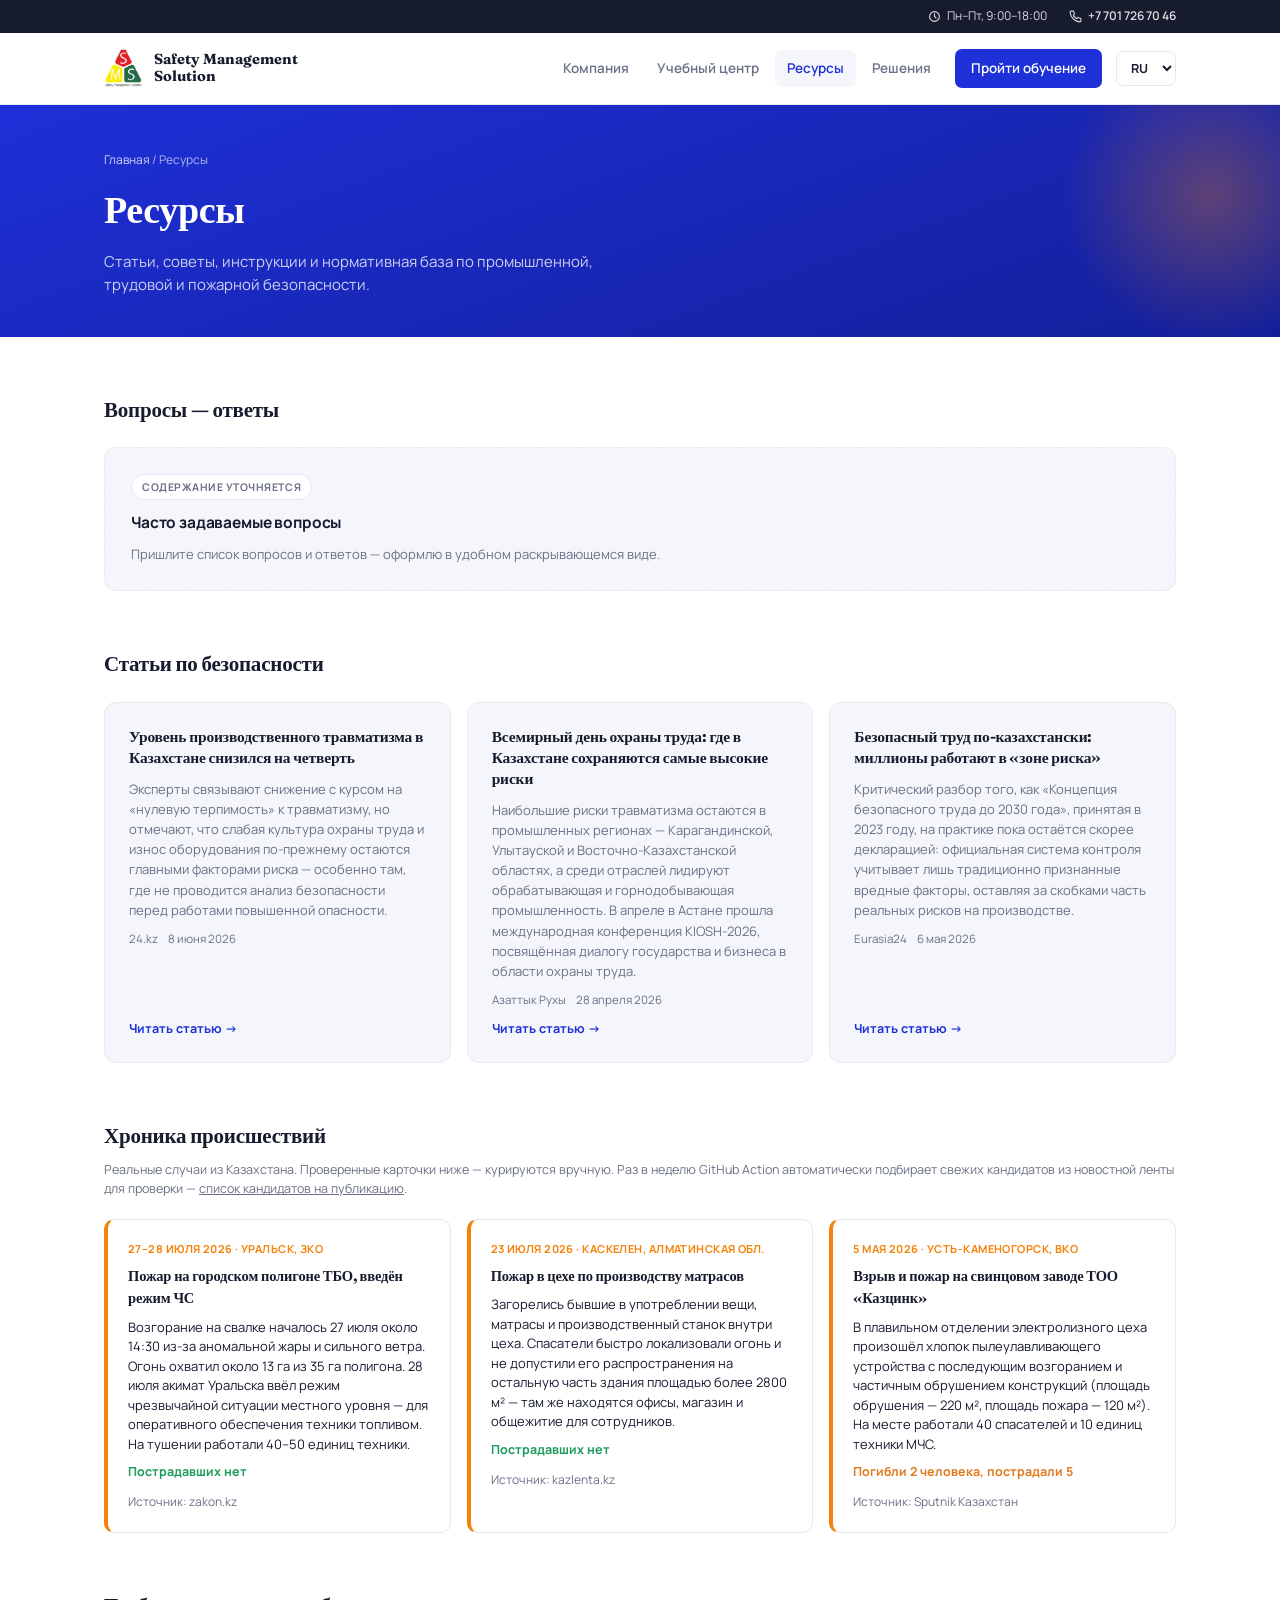
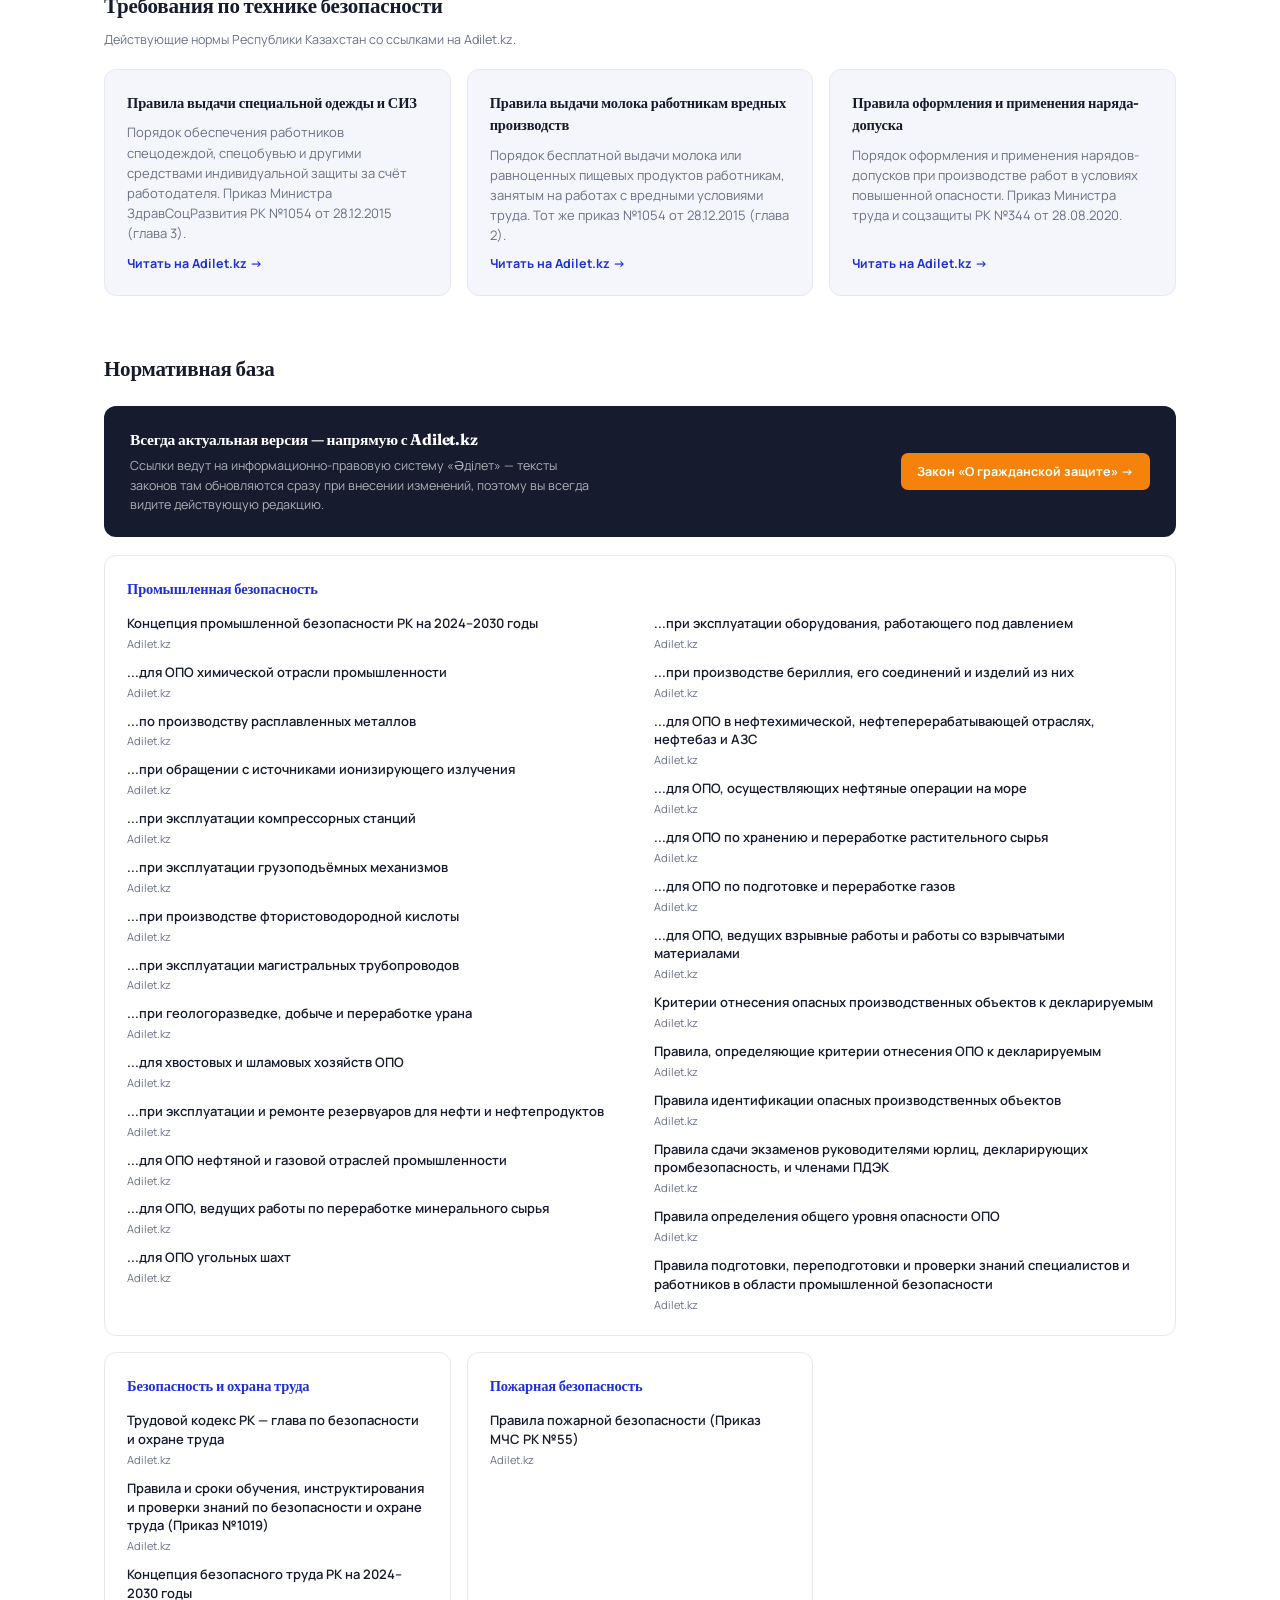
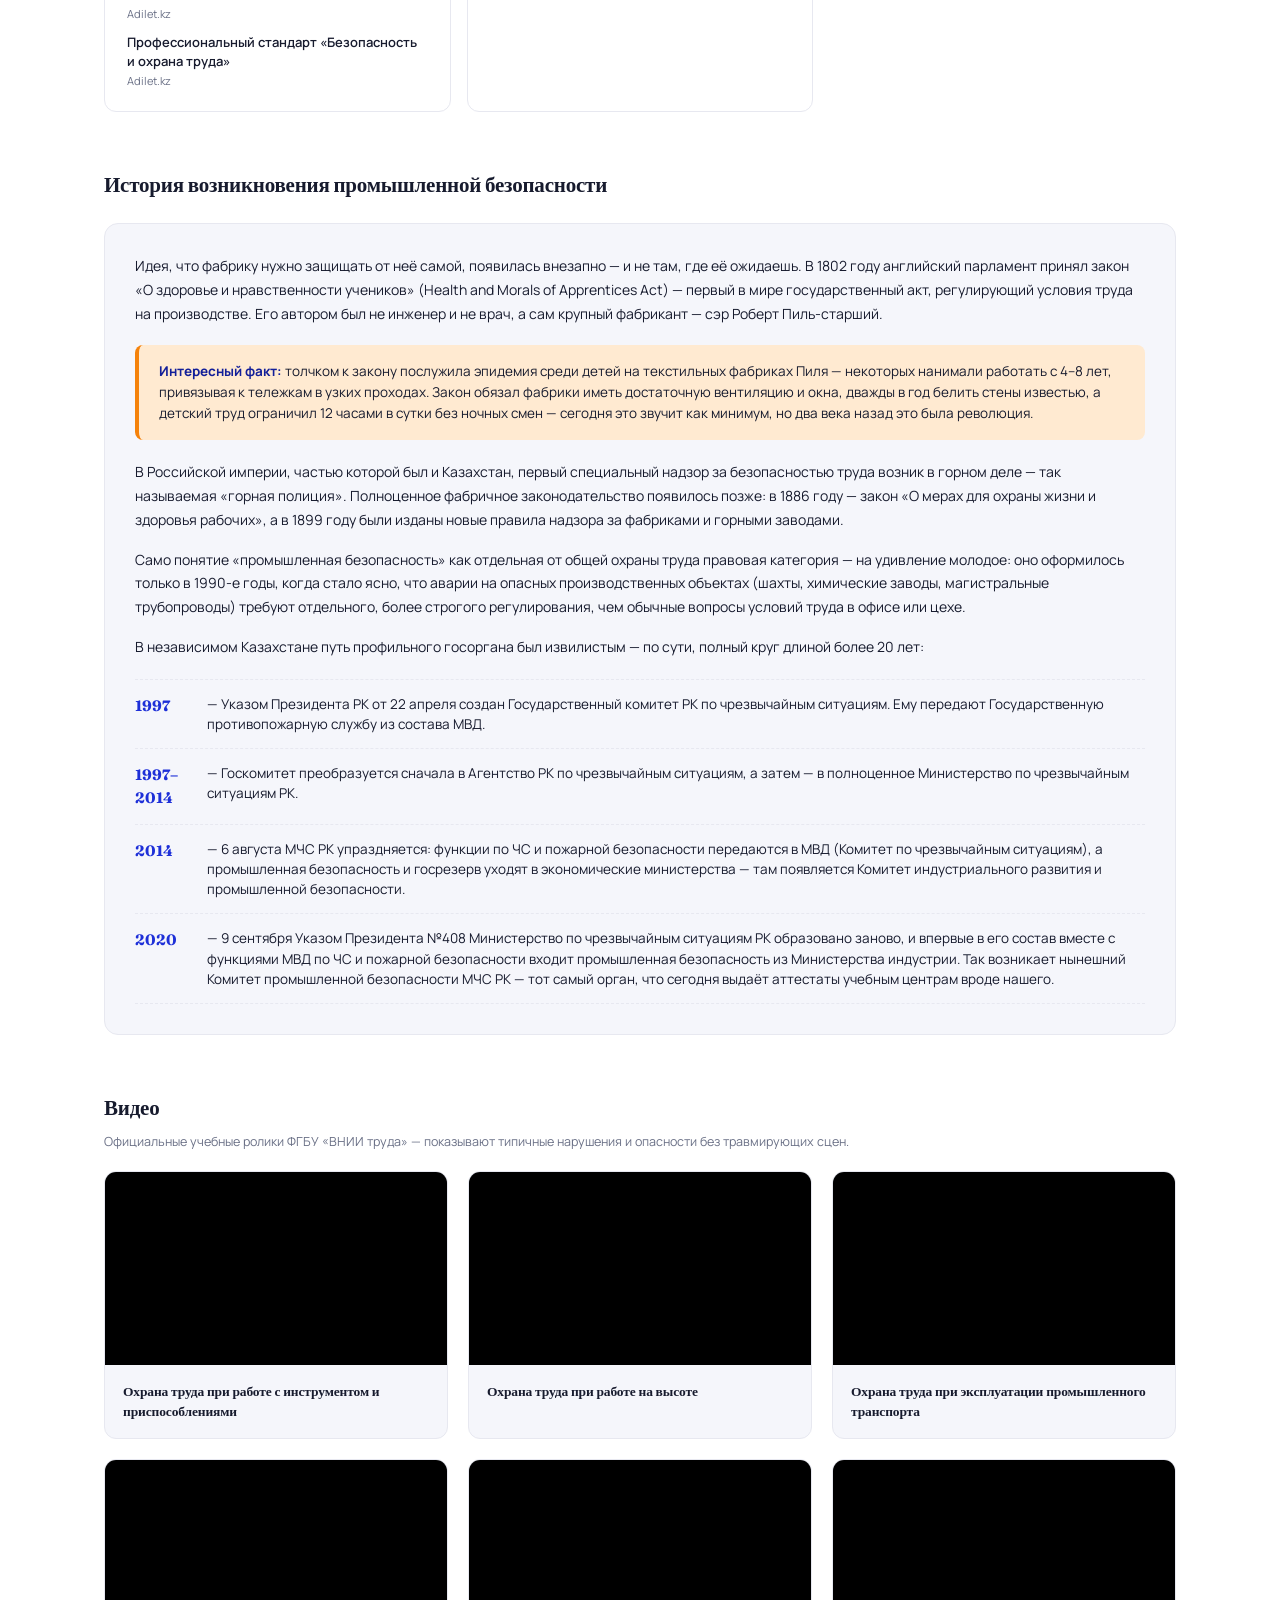
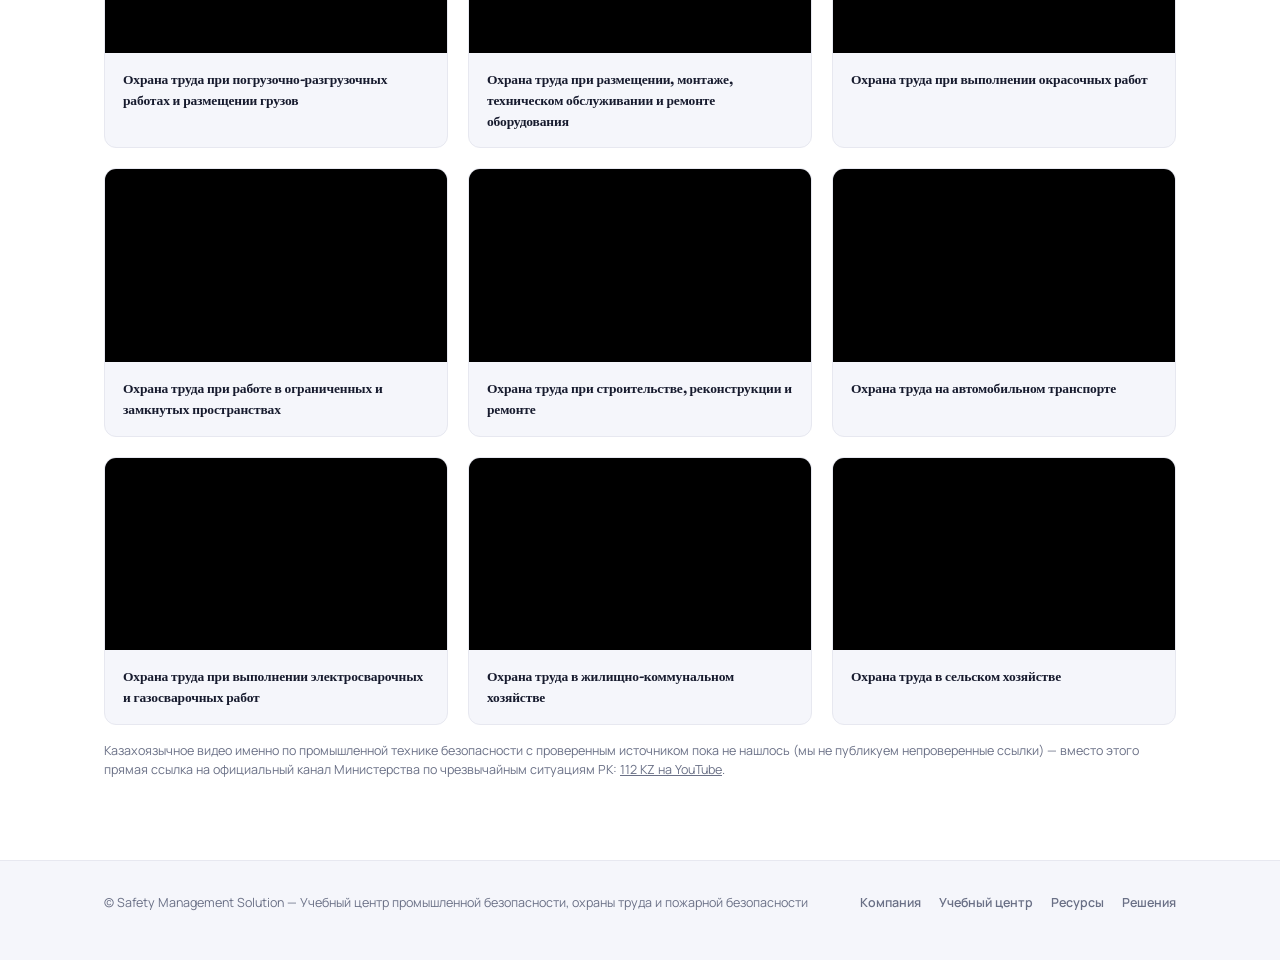
<file: resources.html>
<!DOCTYPE html>
<html lang="ru">
<head>
<meta charset="UTF-8">
<meta name="viewport" content="width=device-width, initial-scale=1.0">
<title>Ресурсы — Safety Management Solution</title>
<link rel="preconnect" href="https://fonts.googleapis.com">
<link rel="preconnect" href="https://fonts.gstatic.com" crossorigin>
<link href="https://fonts.googleapis.com/css2?family=Manrope:wght@400;500;600;700;800&family=Fraunces:opsz,wght@9..144,600;9..144,700&display=swap" rel="stylesheet">
<link rel="stylesheet" href="styles.css">
<script src="i18n.js" defer></script>
</head>
<body>

<div class="topbar">
  <div class="wrap">
    <span class="hours"><svg viewBox="0 0 24 24" fill="none" stroke="currentColor" stroke-width="2"><circle cx="12" cy="12" r="9"/><path d="M12 7v5l3 3" stroke-linecap="round"/></svg>Пн–Пт, 9:00–18:00</span>
    <a href="tel:+77017267046"><svg viewBox="0 0 24 24" fill="none" stroke="currentColor" stroke-width="2"><path d="M22 16.92v3a2 2 0 0 1-2.18 2 19.79 19.79 0 0 1-8.63-3.07 19.5 19.5 0 0 1-6-6 19.79 19.79 0 0 1-3.07-8.67A2 2 0 0 1 4.11 2h3a2 2 0 0 1 2 1.72c.127.96.361 1.903.7 2.81a2 2 0 0 1-.45 2.11L8.09 9.91a16 16 0 0 0 6 6l1.27-1.27a2 2 0 0 1 2.11-.45c.907.339 1.85.573 2.81.7A2 2 0 0 1 22 16.92z" stroke-linecap="round" stroke-linejoin="round"/></svg>+7 701 726 70 46</a>
  </div>
</div>
<header>
  <div class="wrap">
    <a class="brand" href="index.html">
      <img class="brand-mark" src="logo.jpg" alt="Safety Management Solution">
      <span class="brand-name">Safety Management<br>Solution</span>
    </a>
    <button class="burger" onclick="document.querySelector('nav.main-nav').classList.toggle('open')" aria-label="Меню">
      <svg viewBox="0 0 24 24" fill="none" stroke="currentColor" stroke-width="2"><path d="M3 6h18M3 12h18M3 18h18" stroke-linecap="round"/></svg>
    </button>
    <nav class="main-nav">
      <a href="company.html" data-i18n="nav_company">Компания</a>
      <a href="courses.html" data-i18n="nav_courses">Учебный центр</a>
      <a href="resources.html" class="active" data-i18n="nav_resources">Ресурсы</a>
      <a href="solutions.html" data-i18n="nav_solutions">Решения</a>
      <a class="nav-cta" href="courses.html" data-i18n="nav_cta">Пройти обучение</a>
      <select id="langSwitcher" class="lang-switcher" onchange="applyLanguage(this.value)">
        <option value="ru">RU</option>
        <option value="kz">KZ</option>
        <option value="en">EN</option>
        <option value="tr">TR</option>
        <option value="fr">FR</option>
        <option value="de">DE</option>
        <option value="uz">UZ</option>
        <option value="kg">KG</option>
        <option value="cn">CN</option>
      </select>
    </nav>
  </div>
</header>

<section class="page-hero">
  <div class="wrap">
    <div class="breadcrumb"><a href="index.html" data-i18n="breadcrumb_home">Главная</a> / <span data-i18n="nav_resources">Ресурсы</span></div>
    <h1 data-i18n="res_hero_h1">Ресурсы</h1>
    <p data-i18n="res_hero_lede">Статьи, советы, инструкции и нормативная база по промышленной, трудовой и пожарной безопасности.</p>
  </div>
</section>

<main class="wrap">

  <div class="content-section">
    <div class="content-section-head"><h2 data-i18n="res_faq_title">Вопросы — ответы</h2></div>
    <div class="placeholder-card">
      <span class="tag" data-i18n="content_tbd">Содержание уточняется</span>
      <h3 data-i18n="res_faq_card_title">Часто задаваемые вопросы</h3>
      <p data-i18n="res_faq_card_text">Пришлите список вопросов и ответов — оформлю в удобном раскрывающемся виде.</p>
    </div>
  </div>

  <div class="content-section">
    <div class="content-section-head"><h2 data-i18n="res_articles_title">Статьи по безопасности</h2></div>
    <div class="placeholder-grid">
      <div class="article-card">
        <h3>Уровень производственного травматизма в Казахстане снизился на четверть</h3>
        <p>Эксперты связывают снижение с курсом на «нулевую терпимость» к травматизму, но отмечают, что слабая культура охраны труда и износ оборудования по-прежнему остаются главными факторами риска — особенно там, где не проводится анализ безопасности перед работами повышенной опасности.</p>
        <div class="article-meta"><span>24.kz</span><span>8 июня 2026</span></div>
        <a class="read-more" href="https://24.kz/ru/news/social/773221-uroven-proizvodstvennogo-travmatizma-sokratilsya-na-25" target="_blank" data-i18n="res_read_article">Читать статью →</a>
      </div>
      <div class="article-card">
        <h3>Всемирный день охраны труда: где в Казахстане сохраняются самые высокие риски</h3>
        <p>Наибольшие риски травматизма остаются в промышленных регионах — Карагандинской, Улытауской и Восточно-Казахстанской областях, а среди отраслей лидируют обрабатывающая и горнодобывающая промышленность. В апреле в Астане прошла международная конференция KIOSH-2026, посвящённая диалогу государства и бизнеса в области охраны труда.</p>
        <div class="article-meta"><span>Азаттык Рухы</span><span>28 апреля 2026</span></div>
        <a class="read-more" href="https://rus.azattyq-ruhy.kz/news/107534-vsemirnyi-den-okhrany-truda-uroven-travmatizma-na-proizvodstve-v-kazakhstane-sokratilsia" target="_blank" data-i18n="res_read_article">Читать статью →</a>
      </div>
      <div class="article-card">
        <h3>Безопасный труд по-казахстански: миллионы работают в «зоне риска»</h3>
        <p>Критический разбор того, как «Концепция безопасного труда до 2030 года», принятая в 2023 году, на практике пока остаётся скорее декларацией: официальная система контроля учитывает лишь традиционно признанные вредные факторы, оставляя за скобками часть реальных рисков на производстве.</p>
        <div class="article-meta"><span>Eurasia24</span><span>6 мая 2026</span></div>
        <a class="read-more" href="https://eurasia24.media/eksklyuziv/bezopasnyj-trud-po-kazahstanski-milliony-lyudej-rabotayut-v-zone-riska/" target="_blank" data-i18n="res_read_article">Читать статью →</a>
      </div>
    </div>
  </div>

  <div class="content-section">
    <div class="content-section-head"><h2 data-i18n="res_incidents_title">Хроника происшествий</h2></div>
    <p class="section-note"><span data-i18n="res_incidents_note1">Реальные случаи из Казахстана. Проверенные карточки ниже — курируются вручную.</span> <span data-i18n="res_incidents_note2">Раз в неделю GitHub Action автоматически подбирает свежих кандидатов из новостной ленты для проверки —</span> <a href="https://github.com/maksatmake7-maker/sms-website/blob/main/data/incident-candidates.md" target="_blank" data-i18n="res_incidents_candidates_link">список кандидатов на публикацию</a>.</p>
    <div class="placeholder-grid">
      <div class="incident-card">
        <span class="incident-date">27–28 июля 2026 · Уральск, ЗКО</span>
        <h3>Пожар на городском полигоне ТБО, введён режим ЧС</h3>
        <p>Возгорание на свалке началось 27 июля около 14:30 из-за аномальной жары и сильного ветра. Огонь охватил около 13 га из 35 га полигона. 28 июля акимат Уральска ввёл режим чрезвычайной ситуации местного уровня — для оперативного обеспечения техники топливом. На тушении работали 40–50 единиц техники.</p>
        <span class="incident-casualties none">Пострадавших нет</span>
        <a class="source-link" href="https://www.zakon.kz/obshestvo/6526219-pozhar-na-poligone-stal-prichinoy-vvedeniya-rezhima-chs-v-uralske.html" target="_blank">Источник: zakon.kz</a>
      </div>
      <div class="incident-card">
        <span class="incident-date">23 июля 2026 · Каскелен, Алматинская обл.</span>
        <h3>Пожар в цехе по производству матрасов</h3>
        <p>Загорелись бывшие в употреблении вещи, матрасы и производственный станок внутри цеха. Спасатели быстро локализовали огонь и не допустили его распространения на остальную часть здания площадью более 2800 м² — там же находятся офисы, магазин и общежитие для сотрудников.</p>
        <span class="incident-casualties none">Пострадавших нет</span>
        <a class="source-link" href="https://kazlenta.kz/117861-proizvodstvennyy-ceh-gorel-v-almatinskoy-oblasti.html" target="_blank">Источник: kazlenta.kz</a>
      </div>
      <div class="incident-card">
        <span class="incident-date">5 мая 2026 · Усть-Каменогорск, ВКО</span>
        <h3>Взрыв и пожар на свинцовом заводе ТОО «Казцинк»</h3>
        <p>В плавильном отделении электролизного цеха произошёл хлопок пылеулавливающего устройства с последующим возгоранием и частичным обрушением конструкций (площадь обрушения — 220 м², площадь пожара — 120 м²). На месте работали 40 спасателей и 10 единиц техники МЧС.</p>
        <span class="incident-casualties some">Погибли 2 человека, пострадали 5</span>
        <a class="source-link" href="https://ru.sputnik.kz/20260505/avariya-i-pozhar-na-kaztsinke-pogibli-dva-sotrudnika--63187417.html" target="_blank">Источник: Sputnik Казахстан</a>
      </div>
    </div>
  </div>

  <div class="content-section">
    <div class="content-section-head"><h2 data-i18n="res_requirements_title">Требования по технике безопасности</h2></div>
    <p class="section-note" data-i18n="res_requirements_note">Действующие нормы Республики Казахстан со ссылками на Adilet.kz.</p>
    <div class="placeholder-grid">
      <div class="instruction-card">
        <h3>Правила выдачи специальной одежды и СИЗ</h3>
        <p>Порядок обеспечения работников спецодеждой, спецобувью и другими средствами индивидуальной защиты за счёт работодателя. Приказ Министра ЗдравСоцРазвития РК №1054 от 28.12.2015 (глава 3).</p>
        <a class="read-more" href="https://adilet.zan.kz/rus/docs/V1500012675" target="_blank" data-i18n="res_read_adilet">Читать на Adilet.kz →</a>
      </div>
      <div class="instruction-card">
        <h3>Правила выдачи молока работникам вредных производств</h3>
        <p>Порядок бесплатной выдачи молока или равноценных пищевых продуктов работникам, занятым на работах с вредными условиями труда. Тот же приказ №1054 от 28.12.2015 (глава 2).</p>
        <a class="read-more" href="https://adilet.zan.kz/rus/docs/V1500012675" target="_blank" data-i18n="res_read_adilet">Читать на Adilet.kz →</a>
      </div>
      <div class="instruction-card">
        <h3>Правила оформления и применения наряда-допуска</h3>
        <p>Порядок оформления и применения нарядов-допусков при производстве работ в условиях повышенной опасности. Приказ Министра труда и соцзащиты РК №344 от 28.08.2020.</p>
        <a class="read-more" href="https://adilet.zan.kz/rus/docs/V2000021151" target="_blank" data-i18n="res_read_adilet">Читать на Adilet.kz →</a>
      </div>
    </div>
  </div>

  <div class="content-section">
    <div class="content-section-head"><h2 data-i18n="res_norms_title">Нормативная база</h2></div>
    <div class="norm-lead">
      <div>
        <h3 data-i18n="res_norms_lead_title">Всегда актуальная версия — напрямую с Adilet.kz</h3>
        <p data-i18n="res_norms_lead_text">Ссылки ведут на информационно-правовую систему «Әділет» — тексты законов там обновляются сразу при внесении изменений, поэтому вы всегда видите действующую редакцию.</p>
      </div>
      <a href="https://adilet.zan.kz/rus/docs/Z1400000188" target="_blank" data-i18n="res_norms_law_link">Закон «О гражданской защите» →</a>
    </div>
    <div class="norm-grid">
      <div class="norm-category norm-category-wide">
        <h3 data-i18n="cat1_name">Промышленная безопасность</h3>
        <ul>
          <li><a href="https://adilet.zan.kz/rus/docs/P2400000651" target="_blank">Концепция промышленной безопасности РК на 2024–2030 годы<span class="doc-meta">Adilet.kz</span></a></li>
          <li><a href="https://adilet.zan.kz/rus/docs/V1400010276" target="_blank">...для ОПО химической отрасли промышленности<span class="doc-meta">Adilet.kz</span></a></li>
          <li><a href="https://adilet.zan.kz/rus/docs/V1400010274" target="_blank">...по производству расплавленных металлов<span class="doc-meta">Adilet.kz</span></a></li>
          <li><a href="https://adilet.zan.kz/rus/docs/V1400010225" target="_blank">...при обращении с источниками ионизирующего излучения<span class="doc-meta">Adilet.kz</span></a></li>
          <li><a href="https://adilet.zan.kz/rus/docs/V1400010251" target="_blank">...при эксплуатации компрессорных станций<span class="doc-meta">Adilet.kz</span></a></li>
          <li><a href="https://adilet.zan.kz/rus/docs/V1400010332" target="_blank">...при эксплуатации грузоподъёмных механизмов<span class="doc-meta">Adilet.kz</span></a></li>
          <li><a href="https://adilet.zan.kz/rus/docs/V1400010189" target="_blank">...при производстве фтористоводородной кислоты<span class="doc-meta">Adilet.kz</span></a></li>
          <li><a href="https://adilet.zan.kz/rus/docs/V1400010240" target="_blank">...при эксплуатации магистральных трубопроводов<span class="doc-meta">Adilet.kz</span></a></li>
          <li><a href="https://adilet.zan.kz/rus/docs/V1400010187" target="_blank">...при геологоразведке, добыче и переработке урана<span class="doc-meta">Adilet.kz</span></a></li>
          <li><a href="https://adilet.zan.kz/rus/docs/V1400010253" target="_blank">...для хвостовых и шламовых хозяйств ОПО<span class="doc-meta">Adilet.kz</span></a></li>
          <li><a href="https://adilet.zan.kz/rus/docs/V2100023068" target="_blank">...при эксплуатации и ремонте резервуаров для нефти и нефтепродуктов<span class="doc-meta">Adilet.kz</span></a></li>
          <li><a href="https://adilet.zan.kz/rus/docs/V1400010250" target="_blank">...для ОПО нефтяной и газовой отраслей промышленности<span class="doc-meta">Adilet.kz</span></a></li>
          <li><a href="https://adilet.zan.kz/rus/docs/V1400010258" target="_blank">...для ОПО, ведущих работы по переработке минерального сырья<span class="doc-meta">Adilet.kz</span></a></li>
          <li><a href="https://adilet.zan.kz/rus/docs/V1400010255" target="_blank">...для ОПО угольных шахт<span class="doc-meta">Adilet.kz</span></a></li>
          <li><a href="https://adilet.zan.kz/rus/docs/V1400010303" target="_blank">...при эксплуатации оборудования, работающего под давлением<span class="doc-meta">Adilet.kz</span></a></li>
          <li><a href="https://adilet.zan.kz/rus/docs/V1400010191" target="_blank">...при производстве бериллия, его соединений и изделий из них<span class="doc-meta">Adilet.kz</span></a></li>
          <li><a href="https://adilet.zan.kz/rus/docs/V1400010256" target="_blank">...для ОПО в нефтехимической, нефтеперерабатывающей отраслях, нефтебаз и АЗС<span class="doc-meta">Adilet.kz</span></a></li>
          <li><a href="https://adilet.zan.kz/rus/docs/V1400010239" target="_blank">...для ОПО, осуществляющих нефтяные операции на море<span class="doc-meta">Adilet.kz</span></a></li>
          <li><a href="https://adilet.zan.kz/rus/docs/V1400010291" target="_blank">...для ОПО по хранению и переработке растительного сырья<span class="doc-meta">Adilet.kz</span></a></li>
          <li><a href="https://adilet.zan.kz/rus/docs/V1400010238" target="_blank">...для ОПО по подготовке и переработке газов<span class="doc-meta">Adilet.kz</span></a></li>
          <li><a href="https://adilet.zan.kz/rus/docs/V1400010244" target="_blank">...для ОПО, ведущих взрывные работы и работы со взрывчатыми материалами<span class="doc-meta">Adilet.kz</span></a></li>
          <li><a href="https://adilet.zan.kz/rus/docs/V2100022883" target="_blank">Критерии отнесения опасных производственных объектов к декларируемым<span class="doc-meta">Adilet.kz</span></a></li>
          <li><a href="https://adilet.zan.kz/rus/docs/V1400010257" target="_blank">Правила, определяющие критерии отнесения ОПО к декларируемым<span class="doc-meta">Adilet.kz</span></a></li>
          <li><a href="https://adilet.zan.kz/rus/docs/V1400010310" target="_blank">Правила идентификации опасных производственных объектов<span class="doc-meta">Adilet.kz</span></a></li>
          <li><a href="https://adilet.zan.kz/rus/docs/V1500012479" target="_blank">Правила сдачи экзаменов руководителями юрлиц, декларирующих промбезопасность, и членами ПДЭК<span class="doc-meta">Adilet.kz</span></a></li>
          <li><a href="https://adilet.zan.kz/rus/docs/V1400010242" target="_blank">Правила определения общего уровня опасности ОПО<span class="doc-meta">Adilet.kz</span></a></li>
          <li><a href="https://adilet.zan.kz/rus/docs/V2100023461" target="_blank">Правила подготовки, переподготовки и проверки знаний специалистов и работников в области промышленной безопасности<span class="doc-meta">Adilet.kz</span></a></li>
        </ul>
      </div>
      <div class="norm-category">
        <h3 data-i18n="cat2_name">Безопасность и охрана труда</h3>
        <ul>
          <li><a href="https://adilet.zan.kz/rus/docs/K1500000414" target="_blank">Трудовой кодекс РК — глава по безопасности и охране труда<span class="doc-meta">Adilet.kz</span></a></li>
          <li><a href="https://adilet.zan.kz/rus/docs/V1500012665" target="_blank">Правила и сроки обучения, инструктирования и проверки знаний по безопасности и охране труда (Приказ №1019)<span class="doc-meta">Adilet.kz</span></a></li>
          <li><a href="https://adilet.zan.kz/rus/docs/P2300001182" target="_blank">Концепция безопасного труда РК на 2024–2030 годы<span class="doc-meta">Adilet.kz</span></a></li>
          <li><a href="https://adilet.zan.kz/rus/docs/G24G0000490" target="_blank">Профессиональный стандарт «Безопасность и охрана труда»<span class="doc-meta">Adilet.kz</span></a></li>
        </ul>
      </div>
      <div class="norm-category">
        <h3 data-i18n="cat3_name">Пожарная безопасность</h3>
        <ul>
          <li><a href="https://adilet.zan.kz/rus/docs/V2200026867" target="_blank">Правила пожарной безопасности (Приказ МЧС РК №55)<span class="doc-meta">Adilet.kz</span></a></li>
        </ul>
      </div>
    </div>
  </div>

  <div class="content-section">
    <div class="content-section-head"><h2 data-i18n="res_history_title">История возникновения промышленной безопасности</h2></div>
    <div class="history-article">
      <p>Идея, что фабрику нужно защищать от неё самой, появилась внезапно — и не там, где её ожидаешь. В 1802 году английский парламент принял закон «О здоровье и нравственности учеников» (Health and Morals of Apprentices Act) — первый в мире государственный акт, регулирующий условия труда на производстве. Его автором был не инженер и не врач, а сам крупный фабрикант — сэр Роберт Пиль-старший.</p>
      <div class="history-callout"><strong>Интересный факт:</strong> толчком к закону послужила эпидемия среди детей на текстильных фабриках Пиля — некоторых нанимали работать с 4–8 лет, привязывая к тележкам в узких проходах. Закон обязал фабрики иметь достаточную вентиляцию и окна, дважды в год белить стены известью, а детский труд ограничил 12 часами в сутки без ночных смен — сегодня это звучит как минимум, но два века назад это была революция.</div>
      <p>В Российской империи, частью которой был и Казахстан, первый специальный надзор за безопасностью труда возник в горном деле — так называемая «горная полиция». Полноценное фабричное законодательство появилось позже: в 1886 году — закон «О мерах для охраны жизни и здоровья рабочих», а в 1899 году были изданы новые правила надзора за фабриками и горными заводами.</p>
      <p>Само понятие «промышленная безопасность» как отдельная от общей охраны труда правовая категория — на удивление молодое: оно оформилось только в 1990-е годы, когда стало ясно, что аварии на опасных производственных объектах (шахты, химические заводы, магистральные трубопроводы) требуют отдельного, более строгого регулирования, чем обычные вопросы условий труда в офисе или цехе.</p>
      <p>В независимом Казахстане путь профильного госоргана был извилистым — по сути, полный круг длиной более 20 лет:</p>
      <ul class="history-timeline">
        <li><span class="year">1997</span><span class="desc">— Указом Президента РК от 22 апреля создан Государственный комитет РК по чрезвычайным ситуациям. Ему передают Государственную противопожарную службу из состава МВД.</span></li>
        <li><span class="year">1997–2014</span><span class="desc">— Госкомитет преобразуется сначала в Агентство РК по чрезвычайным ситуациям, а затем — в полноценное Министерство по чрезвычайным ситуациям РК.</span></li>
        <li><span class="year">2014</span><span class="desc">— 6 августа МЧС РК упраздняется: функции по ЧС и пожарной безопасности передаются в МВД (Комитет по чрезвычайным ситуациям), а промышленная безопасность и госрезерв уходят в экономические министерства — там появляется Комитет индустриального развития и промышленной безопасности.</span></li>
        <li><span class="year">2020</span><span class="desc">— 9 сентября Указом Президента №408 Министерство по чрезвычайным ситуациям РК образовано заново, и впервые в его состав вместе с функциями МВД по ЧС и пожарной безопасности входит промышленная безопасность из Министерства индустрии. Так возникает нынешний Комитет промышленной безопасности МЧС РК — тот самый орган, что сегодня выдаёт аттестаты учебным центрам вроде нашего.</span></li>
      </ul>
    </div>
  </div>

  <div class="content-section">
    <div class="content-section-head"><h2 data-i18n="res_video_title">Видео</h2></div>
    <p class="section-note" data-i18n="res_video_note">Официальные учебные ролики ФГБУ «ВНИИ труда» — показывают типичные нарушения и опасности без травмирующих сцен.</p>
    <div class="video-grid">
      <div class="video-card">
        <div class="video-embed"><iframe src="https://www.youtube.com/embed/_fz2zWitTyg" title="Охрана труда при работе с инструментом и приспособлениями" allowfullscreen></iframe></div>
        <div class="video-info"><h3 data-i18n="vid1_title">Охрана труда при работе с инструментом и приспособлениями</h3></div>
      </div>
      <div class="video-card">
        <div class="video-embed"><iframe src="https://www.youtube.com/embed/HZacjnjOF6c" title="Охрана труда при работе на высоте" allowfullscreen></iframe></div>
        <div class="video-info"><h3 data-i18n="vid2_title">Охрана труда при работе на высоте</h3></div>
      </div>
      <div class="video-card">
        <div class="video-embed"><iframe src="https://www.youtube.com/embed/ZJYRv_DqZbQ" title="Охрана труда при эксплуатации промышленного транспорта" allowfullscreen></iframe></div>
        <div class="video-info"><h3 data-i18n="vid3_title">Охрана труда при эксплуатации промышленного транспорта</h3></div>
      </div>
      <div class="video-card">
        <div class="video-embed"><iframe src="https://rutube.ru/play/embed/598d78b028397e521f118763e206998c" title="Охрана труда при погрузочно-разгрузочных работах и размещении грузов" allowfullscreen></iframe></div>
        <div class="video-info"><h3 data-i18n="vid4_title">Охрана труда при погрузочно-разгрузочных работах и размещении грузов</h3></div>
      </div>
      <div class="video-card">
        <div class="video-embed"><iframe src="https://rutube.ru/play/embed/7f8e39535e4fe47cd40bb421ea6298a0" title="Охрана труда при монтаже и ремонте технологического оборудования" allowfullscreen></iframe></div>
        <div class="video-info"><h3 data-i18n="vid5_title">Охрана труда при размещении, монтаже, техническом обслуживании и ремонте оборудования</h3></div>
      </div>
      <div class="video-card">
        <div class="video-embed"><iframe src="https://rutube.ru/play/embed/d3694aa5c00084e2ed7dbdc6d3829f1b" title="Охрана труда при выполнении окрасочных работ" allowfullscreen></iframe></div>
        <div class="video-info"><h3 data-i18n="vid6_title">Охрана труда при выполнении окрасочных работ</h3></div>
      </div>
      <div class="video-card">
        <div class="video-embed"><iframe src="https://rutube.ru/play/embed/6274c42f1af032e79788eb393ae37439" title="Охрана труда при работе в ограниченных и замкнутых пространствах" allowfullscreen></iframe></div>
        <div class="video-info"><h3 data-i18n="vid7_title">Охрана труда при работе в ограниченных и замкнутых пространствах</h3></div>
      </div>
      <div class="video-card">
        <div class="video-embed"><iframe src="https://rutube.ru/play/embed/7d997cec727d8e62fa0945d4b146850e" title="Охрана труда при строительстве, реконструкции и ремонте" allowfullscreen></iframe></div>
        <div class="video-info"><h3 data-i18n="vid8_title">Охрана труда при строительстве, реконструкции и ремонте</h3></div>
      </div>
      <div class="video-card">
        <div class="video-embed"><iframe src="https://rutube.ru/play/embed/f0be6d04064e18c26a8b37ea409d1118" title="Охрана труда на автомобильном транспорте" allowfullscreen></iframe></div>
        <div class="video-info"><h3 data-i18n="vid9_title">Охрана труда на автомобильном транспорте</h3></div>
      </div>
      <div class="video-card">
        <div class="video-embed"><iframe src="https://rutube.ru/play/embed/69428a4931ebc75a64a0ae538d757dff" title="Охрана труда при выполнении электросварочных и газосварочных работ" allowfullscreen></iframe></div>
        <div class="video-info"><h3 data-i18n="vid10_title">Охрана труда при выполнении электросварочных и газосварочных работ</h3></div>
      </div>
      <div class="video-card">
        <div class="video-embed"><iframe src="https://rutube.ru/play/embed/713324c9d980d69a54adfb6da9acf38a" title="Охрана труда в жилищно-коммунальном хозяйстве" allowfullscreen></iframe></div>
        <div class="video-info"><h3 data-i18n="vid11_title">Охрана труда в жилищно-коммунальном хозяйстве</h3></div>
      </div>
      <div class="video-card">
        <div class="video-embed"><iframe src="https://rutube.ru/play/embed/d10582d09f16e9069a77dd33b5e7eaee" title="Охрана труда в сельском хозяйстве" allowfullscreen></iframe></div>
        <div class="video-info"><h3 data-i18n="vid12_title">Охрана труда в сельском хозяйстве</h3></div>
      </div>
    </div>
    <p class="section-note" style="margin-top:16px;"><span data-i18n="res_video_kz_note1">Казахоязычное видео именно по промышленной технике безопасности с проверенным источником пока не нашлось (мы не публикуем непроверенные ссылки) — вместо этого прямая ссылка на официальный канал Министерства по чрезвычайным ситуациям РК:</span> <a href="https://www.youtube.com/channel/UC9Lk8S70ytRKyV2zahIHUSg" target="_blank" data-i18n="res_video_kz_link">112 KZ на YouTube</a>.</p>
  </div>

</main>

<footer>
  <div class="wrap">
    <p data-i18n="footer_copyright">© Safety Management Solution — Учебный центр промышленной безопасности, охраны труда и пожарной безопасности</p>
    <div class="foot-links">
      <a href="company.html" data-i18n="nav_company">Компания</a>
      <a href="courses.html" data-i18n="nav_courses">Учебный центр</a>
      <a href="resources.html" data-i18n="nav_resources">Ресурсы</a>
      <a href="solutions.html" data-i18n="nav_solutions">Решения</a>
    </div>
  </div>
</footer>

</body>
</html>
</file>
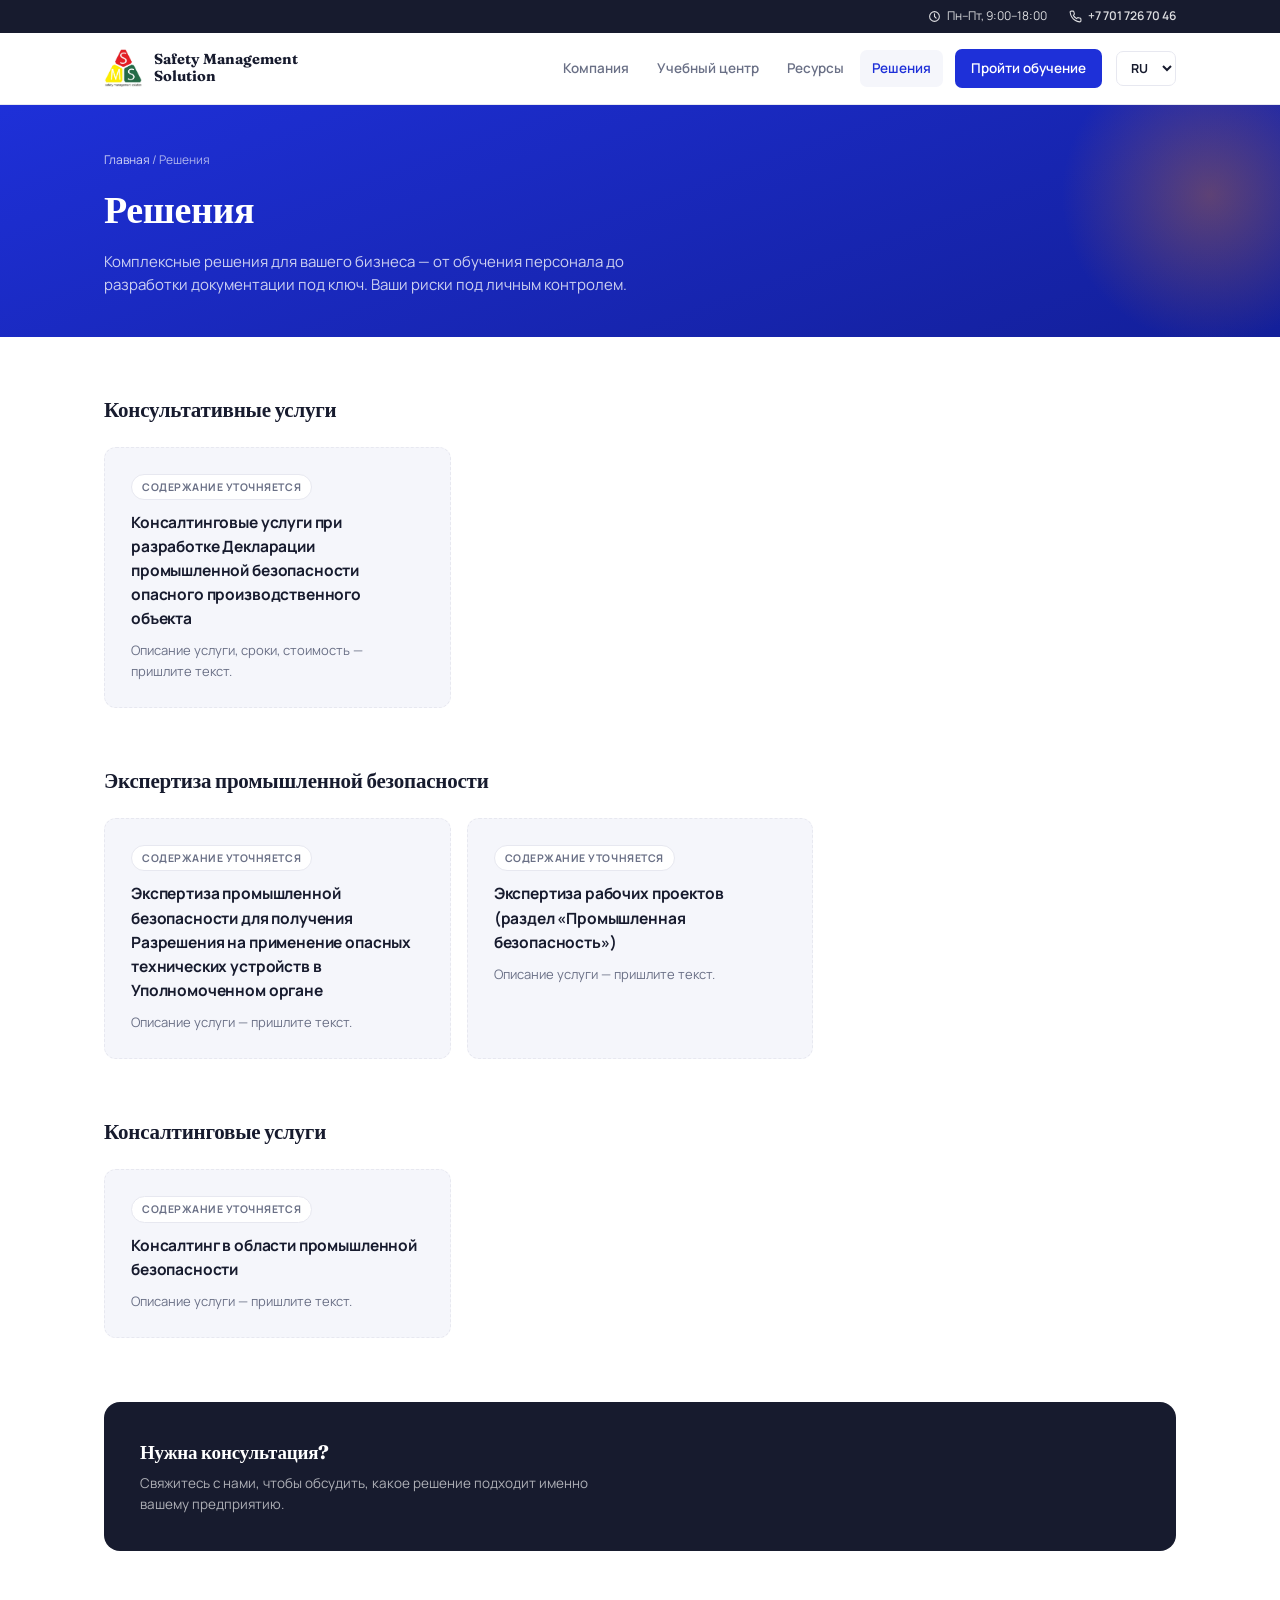
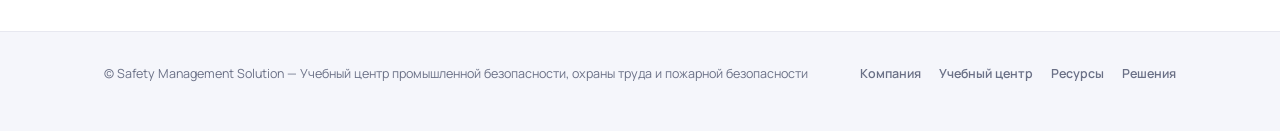
<file: solutions.html>
<!DOCTYPE html>
<html lang="ru">
<head>
<meta charset="UTF-8">
<meta name="viewport" content="width=device-width, initial-scale=1.0">
<title>Решения — Safety Management Solution</title>
<link rel="preconnect" href="https://fonts.googleapis.com">
<link rel="preconnect" href="https://fonts.gstatic.com" crossorigin>
<link href="https://fonts.googleapis.com/css2?family=Manrope:wght@400;500;600;700;800&family=Fraunces:opsz,wght@9..144,600;9..144,700&display=swap" rel="stylesheet">
<link rel="stylesheet" href="styles.css">
<script src="i18n.js" defer></script>
<script>
(function(){
  try {
    fetch('https://anelina-backend-production.up.railway.app/track/pageview', {
      method: 'POST',
      headers: {'Content-Type':'application/json'},
      body: JSON.stringify({page: location.pathname})
    }).catch(function(){});
  } catch(e) {}
})();
</script>
</head>
<body>

<div class="topbar">
  <div class="wrap">
    <span class="hours"><svg viewBox="0 0 24 24" fill="none" stroke="currentColor" stroke-width="2"><circle cx="12" cy="12" r="9"/><path d="M12 7v5l3 3" stroke-linecap="round"/></svg>Пн–Пт, 9:00–18:00</span>
    <a href="tel:+77017267046"><svg viewBox="0 0 24 24" fill="none" stroke="currentColor" stroke-width="2"><path d="M22 16.92v3a2 2 0 0 1-2.18 2 19.79 19.79 0 0 1-8.63-3.07 19.5 19.5 0 0 1-6-6 19.79 19.79 0 0 1-3.07-8.67A2 2 0 0 1 4.11 2h3a2 2 0 0 1 2 1.72c.127.96.361 1.903.7 2.81a2 2 0 0 1-.45 2.11L8.09 9.91a16 16 0 0 0 6 6l1.27-1.27a2 2 0 0 1 2.11-.45c.907.339 1.85.573 2.81.7A2 2 0 0 1 22 16.92z" stroke-linecap="round" stroke-linejoin="round"/></svg>+7 701 726 70 46</a>
  </div>
</div>
<header>
  <div class="wrap">
    <a class="brand" href="index.html">
      <img class="brand-mark" src="logo.jpg" alt="Safety Management Solution">
      <span class="brand-name">Safety Management<br>Solution</span>
    </a>
    <button class="burger" onclick="document.querySelector('nav.main-nav').classList.toggle('open')" aria-label="Меню">
      <svg viewBox="0 0 24 24" fill="none" stroke="currentColor" stroke-width="2"><path d="M3 6h18M3 12h18M3 18h18" stroke-linecap="round"/></svg>
    </button>
    <nav class="main-nav">
      <a href="company.html" data-i18n="nav_company">Компания</a>
      <a href="courses.html" data-i18n="nav_courses">Учебный центр</a>
      <a href="resources.html" data-i18n="nav_resources">Ресурсы</a>
      <a href="solutions.html" class="active" data-i18n="nav_solutions">Решения</a>
      <a class="nav-cta" href="courses.html" data-i18n="nav_cta">Пройти обучение</a>
      <select id="langSwitcher" class="lang-switcher" onchange="applyLanguage(this.value)">
        <option value="ru">RU</option>
        <option value="kz">KZ</option>
        <option value="en">EN</option>
        <option value="tr">TR</option>
        <option value="fr">FR</option>
        <option value="de">DE</option>
        <option value="uz">UZ</option>
        <option value="kg">KG</option>
        <option value="cn">CN</option>
      </select>
    </nav>
  </div>
</header>

<section class="page-hero">
  <div class="wrap">
    <div class="breadcrumb"><a href="index.html" data-i18n="breadcrumb_home">Главная</a> / <span data-i18n="nav_solutions">Решения</span></div>
    <h1 data-i18n="sol_hero_h1">Решения</h1>
    <p data-i18n="sol_hero_lede">Комплексные решения для вашего бизнеса — от обучения персонала до разработки документации под ключ. Ваши риски под личным контролем.</p>
  </div>
</section>

<main class="wrap">

  <div class="content-section">
    <div class="content-section-head"><h2 data-i18n="sol_consult_title">Консультативные услуги</h2></div>
    <div class="placeholder-grid">
      <div class="placeholder-card">
        <span class="tag" data-i18n="content_tbd">Содержание уточняется</span>
        <h3 data-i18n="sol_card1_title">Консалтинговые услуги при разработке Декларации промышленной безопасности опасного производственного объекта</h3>
        <p data-i18n="sol_card_generic_text">Описание услуги, сроки, стоимость — пришлите текст.</p>
      </div>
    </div>
  </div>

  <div class="content-section">
    <div class="content-section-head"><h2 data-i18n="sol_expertise_title">Экспертиза промышленной безопасности</h2></div>
    <div class="placeholder-grid">
      <div class="placeholder-card">
        <span class="tag" data-i18n="content_tbd">Содержание уточняется</span>
        <h3 data-i18n="sol_card2_title">Экспертиза промышленной безопасности для получения Разрешения на применение опасных технических устройств в Уполномоченном органе</h3>
        <p data-i18n="sol_card_generic_text2">Описание услуги — пришлите текст.</p>
      </div>
      <div class="placeholder-card">
        <span class="tag" data-i18n="content_tbd">Содержание уточняется</span>
        <h3 data-i18n="sol_card3_title">Экспертиза рабочих проектов (раздел «Промышленная безопасность»)</h3>
        <p data-i18n="sol_card_generic_text3">Описание услуги — пришлите текст.</p>
      </div>
    </div>
  </div>

  <div class="content-section">
    <div class="content-section-head"><h2 data-i18n="sol_consulting_title">Консалтинговые услуги</h2></div>
    <div class="placeholder-grid">
      <div class="placeholder-card">
        <span class="tag" data-i18n="content_tbd">Содержание уточняется</span>
        <h3 data-i18n="sol_card4_title">Консалтинг в области промышленной безопасности</h3>
        <p data-i18n="sol_card_generic_text4">Описание услуги — пришлите текст.</p>
      </div>
    </div>
  </div>

  <div class="materials-cta">
    <div>
      <h3 data-i18n="sol_cta_title">Нужна консультация?</h3>
      <p data-i18n="sol_cta_text">Свяжитесь с нами, чтобы обсудить, какое решение подходит именно вашему предприятию.</p>
    </div>
  </div>

</main>

<footer>
  <div class="wrap">
    <p data-i18n="footer_copyright">© Safety Management Solution — Учебный центр промышленной безопасности, охраны труда и пожарной безопасности</p>
    <div class="foot-links">
      <a href="company.html" data-i18n="nav_company">Компания</a>
      <a href="courses.html" data-i18n="nav_courses">Учебный центр</a>
      <a href="resources.html" data-i18n="nav_resources">Ресурсы</a>
      <a href="solutions.html" data-i18n="nav_solutions">Решения</a>
    </div>
  </div>
</footer>

</body>
</html>
</file>
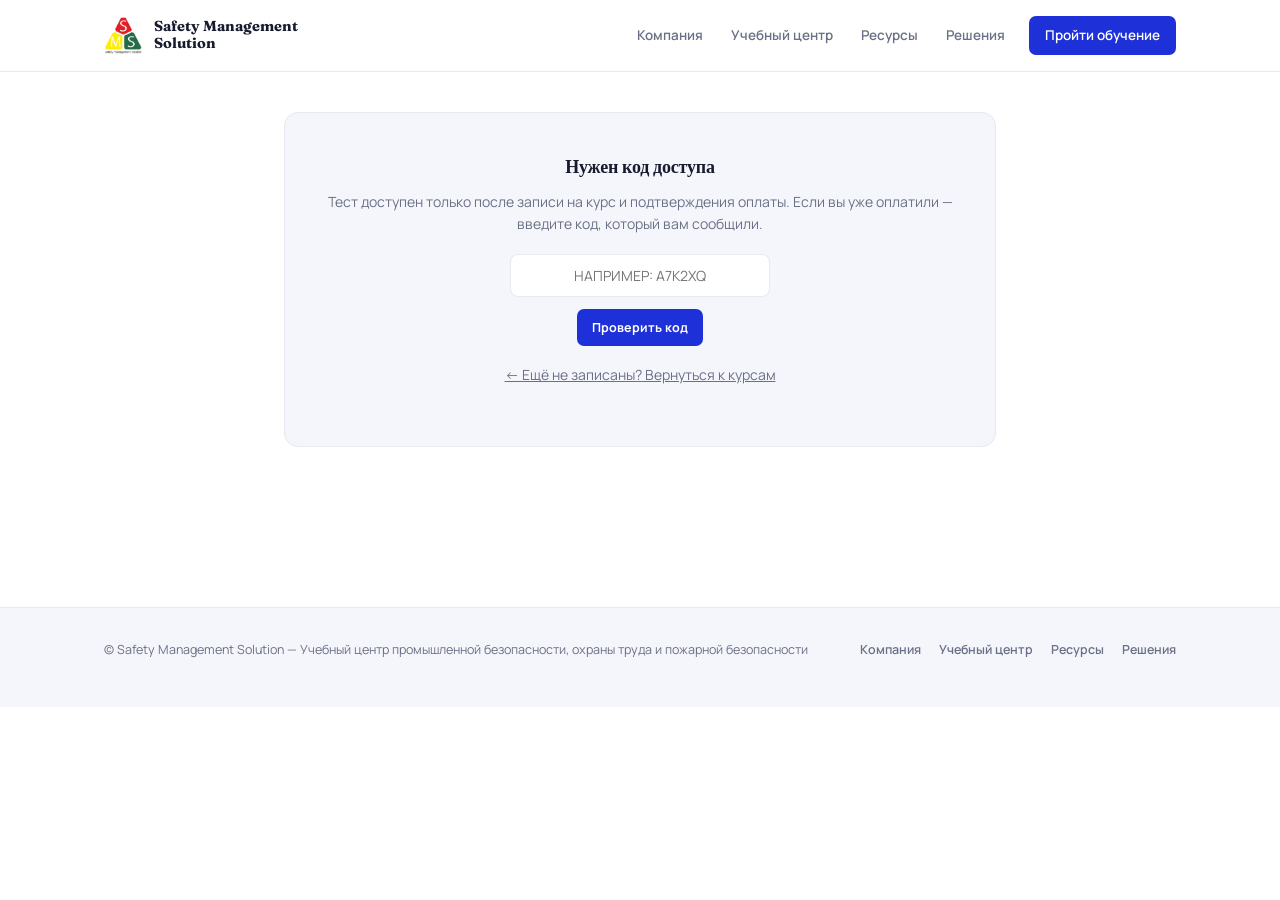
<file: test.html>
<!DOCTYPE html>
<html lang="ru">
<head>
<meta charset="UTF-8">
<meta name="viewport" content="width=device-width, initial-scale=1.0">
<title>Тестирование — Safety Management Solution</title>
<link rel="preconnect" href="https://fonts.googleapis.com">
<link rel="preconnect" href="https://fonts.gstatic.com" crossorigin>
<link href="https://fonts.googleapis.com/css2?family=Manrope:wght@400;500;600;700;800&family=Fraunces:opsz,wght@9..144,600;9..144,700&display=swap" rel="stylesheet">
<link rel="stylesheet" href="styles.css">
<style>
  .test-wrap { max-width: 760px; margin: 0 auto; padding: 40px 24px 80px; }
  .test-head { margin-bottom: 28px; }
  .test-head h1 { font-size: clamp(22px, 3vw, 28px); margin: 0 0 8px; }
  .test-meta { display: flex; gap: 14px; align-items: center; flex-wrap: wrap; font-size: 13px; color: var(--muted); }
  .lang-toggle { display: flex; gap: 6px; }
  .lang-toggle a { font-size: 12px; font-weight: 700; padding: 6px 12px; border-radius: 7px; text-decoration: none; border: 1.5px solid var(--line); color: var(--muted); }
  .lang-toggle a.active { background: var(--blue); color: #fff; border-color: var(--blue); }
  .test-state { background: var(--cloud); border: 1px solid var(--line); border-radius: 14px; padding: 40px; text-align: center; color: var(--muted); font-size: 14px; }
  .test-state.error { color: var(--pending); }
  .q-card { background: var(--cloud); border: 1px solid var(--line); border-radius: 12px; padding: 22px 24px; margin-bottom: 14px; }
  .q-card.unanswered-flag { border-color: var(--pending); }
  .q-num { font-size: 11px; font-weight: 700; color: var(--blue); text-transform: uppercase; letter-spacing: 0.05em; margin-bottom: 8px; }
  .q-text { font-size: 14.5px; font-weight: 700; margin: 0 0 14px; line-height: 1.4; }
  .q-options { display: flex; flex-direction: column; gap: 9px; }
  .q-option { display: flex; align-items: flex-start; gap: 10px; font-size: 13.5px; cursor: pointer; padding: 8px 10px; border-radius: 8px; transition: background 0.12s ease; }
  .q-option:hover { background: rgba(30,48,216,0.05); }
  .q-option input { margin-top: 3px; accent-color: var(--blue); flex-shrink: 0; }
  .submit-bar { position: sticky; bottom: 0; background: #fff; border-top: 1px solid var(--line); padding: 16px 0; margin-top: 24px; display: flex; justify-content: space-between; align-items: center; gap: 16px; flex-wrap: wrap; }
  .progress-text { font-size: 12.5px; color: var(--muted); }
  .result-card { background: linear-gradient(160deg, var(--blue) 0%, var(--blue-deep) 100%); color: #fff; border-radius: 16px; padding: 40px; text-align: center; }
  .result-card .score { font-family: 'Fraunces', serif; font-size: 52px; color: var(--orange); display: block; margin-bottom: 6px; }
  .result-card .grade { font-size: 18px; font-weight: 700; margin-bottom: 6px; }
  .result-card .grade-note { font-size: 13px; color: rgba(255,255,255,0.7); margin-bottom: 24px; }
  .result-actions { display: flex; gap: 10px; justify-content: center; flex-wrap: wrap; }
  .result-actions a, .result-actions button { font-family: 'Manrope', sans-serif; font-size: 13px; font-weight: 700; padding: 11px 20px; border-radius: 8px; text-decoration: none; border: none; cursor: pointer; }
  .result-actions .btn-primary { background: var(--orange); color: #fff; }
  .result-actions .btn-secondary { background: rgba(255,255,255,0.12); color: #fff; border: 1px solid rgba(255,255,255,0.3); }
  .gate-card { background: var(--cloud); border: 1px solid var(--line); border-radius: 14px; padding: 40px; text-align: center; }
  .gate-card h2 { font-size: 18px; margin: 0 0 10px; }
  .gate-card p { font-size: 14px; color: var(--muted); margin: 0 0 20px; }
  .gate-card input { width: 100%; max-width: 260px; box-sizing: border-box; padding: 11px 12px; border: 1.5px solid var(--line); border-radius: 8px; font-size: 14px; margin-bottom: 12px; text-align: center; text-transform: uppercase; font-family: inherit; }
  .gate-card .gate-error { color: var(--pending); font-size: 13px; margin-bottom: 10px; display: none; }
  .student-tag { font-size: 12.5px; color: var(--muted); margin-bottom: 4px; }
</style>
</head>
<body>

<header>
  <div class="wrap">
    <a class="brand" href="index.html">
      <img class="brand-mark" src="logo.jpg" alt="Safety Management Solution">
      <span class="brand-name">Safety Management<br>Solution</span>
    </a>
    <button class="burger" onclick="document.querySelector('nav.main-nav').classList.toggle('open')" aria-label="Меню">
      <svg viewBox="0 0 24 24" fill="none" stroke="currentColor" stroke-width="2"><path d="M3 6h18M3 12h18M3 18h18" stroke-linecap="round"/></svg>
    </button>
    <nav class="main-nav">
      <a href="company.html">Компания</a>
      <a href="courses.html">Учебный центр</a>
      <a href="resources.html">Ресурсы</a>
      <a href="solutions.html">Решения</a>
      <a class="nav-cta" href="courses.html">Пройти обучение</a>
    </nav>
  </div>
</header>

<main class="test-wrap" id="app">
  <div class="test-state">Загрузка теста…</div>
</main>

<footer>
  <div class="wrap">
    <p>© Safety Management Solution — Учебный центр промышленной безопасности, охраны труда и пожарной безопасности</p>
    <div class="foot-links">
      <a href="company.html">Компания</a>
      <a href="courses.html">Учебный центр</a>
      <a href="resources.html">Ресурсы</a>
      <a href="solutions.html">Решения</a>
    </div>
  </div>
</footer>

<script>
(function () {
  const BACKEND_URL = 'https://anelina-backend-production.up.railway.app';
  const params = new URLSearchParams(location.search);
  const testId = params.get('id');
  let lang = (params.get('lang') || 'ru').toLowerCase();
  const app = document.getElementById('app');

  let studentName = '';
  let accessCode = '';

  function escapeHtml(str) {
    const d = document.createElement('div');
    d.textContent = str;
    return d.innerHTML;
  }

  function renderError(msg) {
    app.innerHTML = '<div class="test-state error">' + escapeHtml(msg) + '</div>';
  }

  function renderGate(errorMsg) {
    app.innerHTML =
      '<div class="gate-card">' +
      '<h2>Нужен код доступа</h2>' +
      '<p>Тест доступен только после записи на курс и подтверждения оплаты. Если вы уже оплатили — введите код, который вам сообщили.</p>' +
      '<div class="gate-error" id="gateError">' + (errorMsg ? escapeHtml(errorMsg) : '') + '</div>' +
      '<input type="text" id="gateCodeInput" placeholder="Например: A7K2XQ" maxlength="6"><br>' +
      '<button type="button" class="btn btn-blue" id="gateSubmitBtn">Проверить код</button>' +
      '<p style="margin-top:18px;"><a href="courses.html">← Ещё не записаны? Вернуться к курсам</a></p>' +
      '</div>';
    if (errorMsg) document.getElementById('gateError').style.display = 'block';
    document.getElementById('gateSubmitBtn').addEventListener('click', function () {
      const code = document.getElementById('gateCodeInput').value.trim().toUpperCase();
      if (!code) return;
      verifyAndStart(code);
    });
  }

  async function verifyAndStart(code) {
    try {
      const res = await fetch(BACKEND_URL + '/access/verify', {
        method: 'POST',
        headers: { 'Content-Type': 'application/json' },
        body: JSON.stringify({ code: code }),
      });
      const data = await res.json();
      if (data.ok) {
        accessCode = code;
        studentName = data.name || '';
        localStorage.setItem('sms_access_code', code);
        startTest();
      } else {
        localStorage.removeItem('sms_access_code');
        renderGate(data.error || 'Код не найден или доступ ещё не подтверждён.');
      }
    } catch (err) {
      renderGate('Не удалось проверить код — проверьте интернет-соединение и попробуйте снова.');
    }
  }

  function startTest() {
    if (!testId) {
      renderError('Не указан тест. Вернитесь на страницу курсов и выберите «Пройти тест» ещё раз.');
      return;
    }
    app.innerHTML = '<div class="test-state">Загрузка теста…</div>';
    const jsonPath = 'tests/' + testId + '_' + lang + '.json';
    fetch(jsonPath)
      .then(function (res) {
        if (!res.ok) throw new Error('not found');
        return res.json();
      })
      .then(renderTest)
      .catch(function () {
        renderError('Тест «' + testId + '» пока не найден на сайте (' + jsonPath + '). Возможно, файл ещё не загружен в папку tests/.');
      });
  }

  // ---------- Точка входа: сначала проверяем код доступа, только потом тест ----------
  const savedCode = localStorage.getItem('sms_access_code');
  if (savedCode) {
    app.innerHTML = '<div class="test-state">Проверка доступа…</div>';
    verifyAndStart(savedCode);
  } else {
    renderGate();
  }

  function submitResultToBackend(correct, total, grade) {
    if (!accessCode) return; // на всякий случай — без кода результат никому не привязать
    fetch(BACKEND_URL + '/submit-result', {
      method: 'POST',
      headers: { 'Content-Type': 'application/json' },
      body: JSON.stringify({ code: accessCode, testId: testId, lang: lang, score: correct, total: total, grade: grade }),
    }).catch(function () {
      // Тихо игнорируем — результат уже показан студенту, отправка в реестр не должна ломать интерфейс
    });
  }

  function renderTest(data) {
    const otherLang = lang === 'ru' ? 'kz' : 'ru';

    let html = '';
    html += '<div class="test-head">';
    if (studentName) html += '<div class="student-tag">Тест проходит: ' + escapeHtml(studentName) + '</div>';
    html += '<h1>' + escapeHtml(data.title) + '</h1>';
    html += '<div class="test-meta">';
    html += '<span>' + data.totalQuestions + ' вопросов</span>';
    html += '<div class="lang-toggle">';
    html += '<a href="?id=' + encodeURIComponent(testId) + '&lang=ru" class="' + (lang === 'ru' ? 'active' : '') + '">РУС</a>';
    html += '<a href="?id=' + encodeURIComponent(testId) + '&lang=kz" class="' + (lang === 'kz' ? 'active' : '') + '">ҚАЗ</a>';
    html += '</div></div></div>';

    html += '<form id="testForm">';
    data.questions.forEach(function (q, qi) {
      html += '<div class="q-card" data-qindex="' + qi + '">';
      html += '<div class="q-num">Вопрос ' + q.num + '</div>';
      html += '<p class="q-text">' + escapeHtml(q.question) + '</p>';
      html += '<div class="q-options">';
      q.options.forEach(function (opt, oi) {
        const optId = 'q' + qi + '_o' + oi;
        html += '<label class="q-option" for="' + optId + '">';
        html += '<input type="radio" id="' + optId + '" name="q' + qi + '" value="' + oi + '">';
        html += '<span>' + escapeHtml(opt) + '</span>';
        html += '</label>';
      });
      html += '</div></div>';
    });
    html += '</form>';

    html += '<div class="submit-bar">';
    html += '<span class="progress-text" id="progressText">Отвечено: 0 из ' + data.questions.length + '</span>';
    html += '<button type="button" class="btn btn-blue" id="submitBtn">Проверить результат</button>';
    html += '</div>';

    html += '<div id="resultArea"></div>';

    app.innerHTML = html;

    const form = document.getElementById('testForm');
    const progressText = document.getElementById('progressText');

    function countAnswered() {
      let count = 0;
      data.questions.forEach(function (q, qi) {
        if (form.querySelector('input[name="q' + qi + '"]:checked')) count++;
      });
      return count;
    }

    form.addEventListener('change', function () {
      progressText.textContent = 'Отвечено: ' + countAnswered() + ' из ' + data.questions.length;
    });

    document.getElementById('submitBtn').addEventListener('click', function () {
      let correct = 0;
      let firstUnanswered = null;
      document.querySelectorAll('.q-card').forEach(function (card) { card.classList.remove('unanswered-flag'); });

      data.questions.forEach(function (q, qi) {
        const checked = form.querySelector('input[name="q' + qi + '"]:checked');
        const card = document.querySelector('.q-card[data-qindex="' + qi + '"]');
        if (!checked) {
          card.classList.add('unanswered-flag');
          if (firstUnanswered === null) firstUnanswered = card;
          return;
        }
        if (parseInt(checked.value, 10) === q.correctIndex) correct++;
      });

      if (firstUnanswered) {
        firstUnanswered.scrollIntoView({ behavior: 'smooth', block: 'center' });
        progressText.textContent = 'Отвечено: ' + countAnswered() + ' из ' + data.questions.length + ' — заполните оставшиеся вопросы (выделены)';
        return;
      }

      showResult(correct, data);
    });

    function showResult(correct, data) {
      const gs = data.gradingScale || {};
      let grade = '', gradeClass = '';
      if (gs.excellent !== undefined && correct >= gs.excellent) { grade = 'Отлично'; }
      else if (gs.good !== undefined && correct >= gs.good) { grade = 'Хорошо'; }
      else if (gs.satisfactory !== undefined && correct >= gs.satisfactory) { grade = 'Удовлетворительно'; }
      else { grade = 'Неудовлетворительно — пересдача'; }

      let resHtml = '<div class="result-card">';
      resHtml += '<span class="score">' + correct + ' / ' + data.questions.length + '</span>';
      resHtml += '<div class="grade">' + grade + '</div>';
      if (gs.note) resHtml += '<div class="grade-note">' + escapeHtml(gs.note) + '</div>';
      resHtml += '<div class="result-actions">';
      resHtml += '<button type="button" class="btn-secondary" onclick="location.reload()">Пройти ещё раз</button>';
      resHtml += '<a class="btn-primary" href="courses.html">Вернуться к курсам</a>';
      resHtml += '</div></div>';

      document.getElementById('resultArea').innerHTML = resHtml;
      document.getElementById('resultArea').scrollIntoView({ behavior: 'smooth', block: 'center' });
      document.getElementById('submitBtn').disabled = true;
      document.querySelector('.submit-bar').style.display = 'none';

      submitResultToBackend(correct, data.questions.length, grade);
    }
  }
})();
</script>

</body>
</html>
</file>
<file: styles.css>
/* ============================================================
   Safety Management Solution — общий стиль сайта
   Один файл на все страницы: index, courses, company, resources, solutions
   ============================================================ */

:root {
  --blue: #1E30D8;
  --blue-deep: #131F99;
  --orange: #F5820A;
  --orange-soft: #FFEAD1;
  --ink: #171B2E;
  --muted: #6A7086;
  --line: #E7E8F0;
  --paper: #FFFFFF;
  --cloud: #F5F6FB;
  --ready: #1C9A5B;
  --ready-bg: #E4F7ED;
  --pending: #E07A1C;
  --pending-bg: #FEF1E2;
}
* { box-sizing: border-box; }
html { scroll-behavior: smooth; }
body { margin: 0; background: var(--paper); color: var(--ink); font-family: 'Manrope', sans-serif; line-height: 1.55; }
h1, h2, h3, .display { font-family: 'Fraunces', serif; font-weight: 700; letter-spacing: -0.01em; }
a { color: inherit; }
.wrap { max-width: 1120px; margin: 0 auto; padding: 0 24px; }
::selection { background: var(--orange-soft); }

/* ---------- header / nav ---------- */
header { border-bottom: 1px solid var(--line); padding: 16px 0; position: sticky; top: 0; background: rgba(255,255,255,0.94); backdrop-filter: blur(10px); z-index: 30; }
header .wrap { display: flex; align-items: center; justify-content: space-between; gap: 12px; }
.brand { display: flex; align-items: center; gap: 12px; text-decoration: none; }
.brand-mark { width: 38px; height: 38px; flex-shrink: 0; object-fit: contain; }
.brand-name { font-family: 'Fraunces', serif; font-size: 14.5px; font-weight: 700; line-height: 1.2; color: var(--ink); }

nav.main-nav { display: flex; align-items: center; gap: 4px; }
nav.main-nav > a { font-size: 13.5px; color: var(--muted); text-decoration: none; font-weight: 600; padding: 8px 12px; border-radius: 7px; }
nav.main-nav > a:hover, nav.main-nav > a.active { color: var(--blue); background: var(--cloud); }
.nav-cta { background: var(--blue) !important; color: #fff !important; padding: 9px 16px !important; margin-left: 8px; }
.nav-cta:hover { background: var(--blue-deep) !important; }
.lang-switcher { margin-left: 10px; border: 1.5px solid var(--line); border-radius: 7px; padding: 7px 10px; font-family: 'Manrope', sans-serif; font-size: 12.5px; font-weight: 700; color: var(--ink); background: #fff; cursor: pointer; }
.lang-switcher:hover { border-color: var(--blue); }
.burger { display: none; background: none; border: none; cursor: pointer; padding: 6px; }
.burger svg { width: 24px; height: 24px; color: var(--ink); }

@media (max-width: 860px) {
  nav.main-nav { display: none; position: absolute; top: 100%; left: 0; right: 0; background: #fff; border-bottom: 1px solid var(--line); flex-direction: column; align-items: stretch; padding: 10px; box-shadow: 0 12px 24px rgba(23,27,46,0.08); }
  nav.main-nav.open { display: flex; }
  nav.main-nav > a { padding: 12px 14px; }
  .nav-cta { margin-left: 0; text-align: center; }
  .burger { display: block; }
}

/* ---------- page header (for sub-pages) ---------- */
.page-hero { padding: 46px 0 40px; background: linear-gradient(160deg, var(--blue) 0%, var(--blue-deep) 100%); color: #fff; position: relative; overflow: hidden; }
.page-hero::before { content: ""; position: absolute; top: -60px; right: -80px; width: 300px; height: 300px; border-radius: 50%; background: radial-gradient(circle, rgba(245,130,10,0.32) 0%, transparent 70%); }
.page-hero .wrap { position: relative; }
.breadcrumb { font-size: 12px; color: rgba(255,255,255,0.65); margin-bottom: 12px; }
.breadcrumb a { text-decoration: none; color: rgba(255,255,255,0.8); }
.page-hero h1 { color: #fff; font-size: clamp(26px, 3.6vw, 38px); margin: 0 0 10px; }
.page-hero p { color: rgba(255,255,255,0.78); font-size: 15px; max-width: 560px; margin: 0; }

/* ---------- hero (home) ---------- */
.hero { padding: 64px 0 60px; position: relative; overflow: hidden; background: linear-gradient(160deg, var(--blue) 0%, var(--blue-deep) 100%); color: #fff; }
.hero::before { content: ""; position: absolute; top: -60px; right: -80px; width: 340px; height: 340px; border-radius: 50%; background: radial-gradient(circle, rgba(245,130,10,0.35) 0%, transparent 70%); }
.hero-grid { display: grid; grid-template-columns: 1.4fr 0.6fr; gap: 40px; align-items: center; position: relative; }
.hero-eyebrow { display: inline-flex; align-items: center; gap: 8px; font-size: 12px; font-weight: 700; letter-spacing: 0.05em; text-transform: uppercase; color: var(--orange); background: rgba(245,130,10,0.16); padding: 6px 13px; border-radius: 20px; margin-bottom: 20px; }
.hero h1 { font-size: clamp(26px, 3.6vw, 40px); line-height: 1.16; margin: 0 0 18px; color: #fff; }
.hero h1 em { font-style: normal; color: var(--orange); }
.hero p.lede { font-size: 16px; color: rgba(255,255,255,0.82); max-width: 500px; margin: 0; }
.hero-stats { display: flex; gap: 36px; margin-top: 36px; flex-wrap: wrap; }
.hero-stat .num { font-family: 'Fraunces', serif; font-size: 28px; color: var(--orange); display: block; }
.hero-stat .label { font-size: 11.5px; color: rgba(255,255,255,0.7); }
.hero-badge { background: rgba(255,255,255,0.08); border: 1px solid rgba(255,255,255,0.18); border-radius: 16px; padding: 26px; backdrop-filter: blur(6px); }
.hero-badge .lang-list { display: flex; flex-wrap: wrap; gap: 6px; margin-top: 12px; }
.hero-badge .lang-chip { font-size: 11px; font-weight: 700; background: rgba(255,255,255,0.14); padding: 4px 9px; border-radius: 6px; }
.hero-badge h3 { color: #fff; font-size: 14px; margin: 0 0 4px; }
.hero-badge p { color: rgba(255,255,255,0.7); font-size: 12.5px; margin: 0; }

/* ---------- section nav cards (home) ---------- */
.section-nav { margin-top: 60px; }
.section-nav-grid { display: grid; grid-template-columns: repeat(auto-fill, minmax(260px, 1fr)); gap: 16px; }
.section-card { background: var(--cloud); border: 1px solid var(--line); border-radius: 14px; padding: 24px; text-decoration: none; color: var(--ink); display: flex; flex-direction: column; gap: 12px; transition: transform 0.2s ease, box-shadow 0.2s ease, border-color 0.2s ease; }
.section-card:hover { transform: translateY(-3px); box-shadow: 0 14px 30px rgba(23,27,46,0.10); border-color: var(--blue); }
.section-card .icon { width: 42px; height: 42px; border-radius: 10px; display: flex; align-items: center; justify-content: center; background: var(--orange-soft); color: var(--orange); }
.section-card .icon svg { width: 21px; height: 21px; }
.section-card h3 { font-size: 16.5px; margin: 0; }
.section-card p { font-size: 13px; color: var(--muted); margin: 0; }
.section-card .go { font-size: 12.5px; font-weight: 700; color: var(--blue); margin-top: auto; }

/* ---------- legend ---------- */
.legend { display: flex; gap: 22px; padding: 28px 0 4px; flex-wrap: wrap; }
.legend-item { display: flex; align-items: center; gap: 8px; font-size: 12.5px; color: var(--muted); font-weight: 600; }
.dot { width: 8px; height: 8px; border-radius: 50%; }
.dot.ready { background: var(--ready); }
.dot.pending { background: var(--pending); }

/* ---------- category ---------- */
.category { margin-top: 56px; }
.category-head { display: flex; align-items: center; gap: 14px; margin-bottom: 4px; }
.category-icon { width: 40px; height: 40px; flex-shrink: 0; border-radius: 10px; display: flex; align-items: center; justify-content: center; background: var(--orange-soft); color: var(--orange); }
.category-icon svg { width: 20px; height: 20px; }
.category-head h2 { font-size: 21px; margin: 0; color: var(--ink); }
.category-head .count { font-size: 12px; color: var(--muted); margin-left: auto; white-space: nowrap; font-weight: 600; }
.category-desc { color: var(--muted); font-size: 13.5px; margin: 8px 0 22px 54px; }

.course-grid { display: grid; grid-template-columns: repeat(auto-fill, minmax(300px, 1fr)); gap: 16px; }
.course-card { background: var(--cloud); border: 1px solid var(--line); border-radius: 12px; padding: 22px; display: flex; flex-direction: column; gap: 13px; position: relative; transition: transform 0.2s ease, box-shadow 0.2s ease, border-color 0.2s ease; }
.course-card:hover { transform: translateY(-3px); box-shadow: 0 14px 30px rgba(23,27,46,0.10); border-color: var(--blue); }
.course-card.is-ready { background: #fff; border-color: rgba(28,154,91,0.25); }
.course-card.is-ready:hover { border-color: var(--ready); box-shadow: 0 14px 30px rgba(28,154,91,0.14); }
.status-badge { align-self: flex-start; font-size: 10.5px; font-weight: 700; letter-spacing: 0.05em; text-transform: uppercase; padding: 4px 10px; border-radius: 20px; }
.status-badge.ready { color: var(--ready); background: var(--ready-bg); }
.status-badge.pending { color: var(--pending); background: var(--pending-bg); }
.course-title { font-size: 15px; font-weight: 700; line-height: 1.36; margin: 0; color: var(--ink); }
.course-hours { font-size: 11.5px; color: var(--blue); font-weight: 700; }
.course-actions { display: flex; gap: 8px; margin-top: auto; flex-wrap: wrap; }
.btn { font-family: 'Manrope', sans-serif; font-size: 12.5px; font-weight: 700; text-decoration: none; padding: 10px 15px; border-radius: 7px; display: inline-flex; align-items: center; gap: 6px; cursor: pointer; transition: all 0.15s ease; border: none; }
.btn-blue { background: var(--blue); color: #fff; }
.btn-blue:hover { background: var(--blue-deep); }
.btn-orange { background: var(--orange); color: #fff; }
.btn-orange:hover { background: #d96e00; }
.btn-ghost { border: 1.5px solid var(--line); color: var(--ink); background: transparent; }
.btn-ghost:hover { border-color: var(--blue); color: var(--blue); }
.btn-disabled { border: 1.5px dashed var(--line); color: var(--muted); background: transparent; cursor: default; }
.course-materials-list { font-size: 11.5px; color: var(--muted); display: flex; flex-wrap: wrap; gap: 4px; align-items: center; padding-top: 4px; border-top: 1px dashed var(--line); }
.course-materials-list a { color: var(--blue); text-decoration: none; font-weight: 700; }
.course-materials-list a:hover { text-decoration: underline; }

/* ---------- content placeholder blocks (Компания / Ресурсы / Решения) ---------- */
.content-section { margin-top: 56px; }
.content-section-head { display: flex; align-items: center; gap: 14px; margin-bottom: 22px; }
.content-section-head h2 { font-size: 21px; margin: 0; }
.placeholder-card { background: var(--cloud); border: 1.5px dashed var(--line); border-radius: 12px; padding: 26px; display: flex; flex-direction: column; gap: 10px; }
.placeholder-card .tag { align-self: flex-start; font-size: 10.5px; font-weight: 700; letter-spacing: 0.05em; text-transform: uppercase; padding: 4px 10px; border-radius: 20px; color: var(--muted); background: #fff; border: 1px solid var(--line); }
.placeholder-card h3 { font-size: 15.5px; margin: 0; font-family: 'Manrope', sans-serif; font-weight: 700; }
.placeholder-card p { font-size: 13px; color: var(--muted); margin: 0; }
.placeholder-grid { display: grid; grid-template-columns: repeat(auto-fill, minmax(260px, 1fr)); gap: 16px; }

/* ---------- materials CTA block ---------- */
.materials-cta { margin-top: 64px; background: var(--ink); color: #fff; border-radius: 16px; padding: 36px; display: flex; justify-content: space-between; align-items: center; gap: 24px; flex-wrap: wrap; }
.materials-cta h3 { color: #fff; margin: 0 0 6px; font-size: 19px; }
.materials-cta p { color: rgba(255,255,255,0.65); margin: 0; font-size: 13.5px; max-width: 480px; }

/* ---------- footer ---------- */
footer { margin-top: 80px; border-top: 1px solid var(--line); padding: 32px 0 48px; background: var(--cloud); }
footer .wrap { display: flex; justify-content: space-between; align-items: center; flex-wrap: wrap; gap: 12px; }
footer p { font-size: 12.5px; color: var(--muted); margin: 0; }
footer .foot-links { display: flex; gap: 18px; flex-wrap: wrap; }
footer .foot-links a { font-size: 12.5px; color: var(--muted); text-decoration: none; font-weight: 600; }
footer .foot-links a:hover { color: var(--blue); }

/* ---------- about stats (light bg version of hero-stat) ---------- */
.about-stats { display: flex; gap: 40px; flex-wrap: wrap; margin-top: 26px; padding-top: 26px; border-top: 1px dashed var(--line); }
.about-stat .num { font-family: 'Fraunces', serif; font-size: 30px; color: var(--blue); display: block; }
.about-stat .label { font-size: 12.5px; color: var(--muted); max-width: 170px; }

/* ---------- testimonials ---------- */
.testimonial-card { background: var(--cloud); border: 1px solid var(--line); border-radius: 12px; padding: 26px; display: flex; flex-direction: column; gap: 16px; }
.testimonial-card p.quote { font-family: 'Fraunces', serif; font-size: 15.5px; font-style: italic; color: var(--ink); margin: 0; line-height: 1.5; }
.testimonial-author { display: flex; align-items: center; gap: 12px; }
.testimonial-author .avatar { width: 46px; height: 46px; border-radius: 50%; object-fit: cover; flex-shrink: 0; background: var(--line); }
.testimonial-author .info { display: flex; flex-direction: column; gap: 2px; }
.testimonial-author .name { font-weight: 700; font-size: 13.5px; color: var(--ink); }
.testimonial-author .role { font-size: 12px; color: var(--muted); }

/* ---------- contact block ---------- */
.contact-grid { display: grid; grid-template-columns: repeat(auto-fit, minmax(220px, 1fr)); gap: 18px; }
.contact-item { background: var(--cloud); border: 1px solid var(--line); border-radius: 12px; padding: 20px; }
.contact-item .label { font-size: 11px; text-transform: uppercase; letter-spacing: 0.05em; color: var(--muted); font-weight: 700; margin-bottom: 6px; }
.contact-item a, .contact-item .value { font-size: 14.5px; color: var(--ink); font-weight: 600; text-decoration: none; }
.contact-item a:hover { color: var(--blue); }
/* ---------- article cards (Статьи по безопасности) ---------- */
.article-card { background: var(--cloud); border: 1px solid var(--line); border-radius: 12px; padding: 24px; display: flex; flex-direction: column; gap: 10px; }
.article-card h3 { font-size: 15.5px; margin: 0; line-height: 1.35; }
.article-card p { font-size: 13px; color: var(--muted); margin: 0; }
.article-meta { font-size: 11.5px; color: var(--muted); display: flex; gap: 10px; flex-wrap: wrap; }
.article-card a.read-more { font-size: 12.5px; font-weight: 700; color: var(--blue); text-decoration: none; margin-top: auto; }
.article-card a.read-more:hover { text-decoration: underline; }

/* ---------- incident / emergency news cards ---------- */
.incident-card { background: #fff; border: 1px solid var(--line); border-left: 4px solid var(--orange); border-radius: 10px; padding: 20px; display: flex; flex-direction: column; gap: 8px; }
.incident-date { font-size: 11px; font-weight: 700; color: var(--orange); text-transform: uppercase; letter-spacing: 0.04em; }
.incident-card h3 { font-size: 14.5px; margin: 0; }
.incident-card p { font-size: 13px; color: var(--ink); margin: 0; line-height: 1.5; }
.incident-casualties { font-size: 12.5px; font-weight: 700; }
.incident-casualties.none { color: var(--ready); }
.incident-casualties.some { color: var(--pending); }
.incident-card a.source-link { font-size: 12px; color: var(--muted); text-decoration: none; margin-top: 4px; }
.incident-card a.source-link:hover { color: var(--blue); }
/* ---------- instruction cards (Инструкции по ТБ) ---------- */
.instruction-card { background: var(--cloud); border: 1px solid var(--line); border-radius: 12px; padding: 22px; display: flex; flex-direction: column; gap: 8px; }
.instruction-card h3 { font-size: 14.5px; margin: 0; }
.instruction-card p { font-size: 13px; color: var(--muted); margin: 0; }
.instruction-card a.read-more { font-size: 12.5px; font-weight: 700; color: var(--blue); text-decoration: none; margin-top: auto; }
.instruction-card a.read-more:hover { text-decoration: underline; }

/* ---------- normative base (Нормативная база) ---------- */
.norm-lead { background: var(--ink); color: #fff; border-radius: 12px; padding: 22px 26px; display: flex; justify-content: space-between; align-items: center; gap: 16px; flex-wrap: wrap; margin-bottom: 18px; }
.norm-lead h3 { color: #fff; font-size: 15.5px; margin: 0 0 4px; }
.norm-lead p { color: rgba(255,255,255,0.65); font-size: 12.5px; margin: 0; max-width: 460px; }
.norm-lead a { background: var(--orange); color: #fff; font-size: 12.5px; font-weight: 700; text-decoration: none; padding: 9px 16px; border-radius: 7px; white-space: nowrap; }
.norm-grid { display: grid; grid-template-columns: repeat(auto-fit, minmax(260px, 1fr)); gap: 16px; }
.norm-category-wide { grid-column: 1 / -1; }
.norm-category.norm-category-wide ul { display: block; columns: 2; column-gap: 28px; }
.norm-category.norm-category-wide ul li { display: block; break-inside: avoid; margin-bottom: 11px; }
@media (max-width: 700px) { .norm-category.norm-category-wide ul { columns: 1; } }
.norm-category { background: #fff; border: 1px solid var(--line); border-radius: 12px; padding: 22px; min-width: 0; }
.norm-category h3 { font-size: 14.5px; margin: 0 0 14px; color: var(--blue); }
.norm-category ul { list-style: none; margin: 0; padding: 0; display: flex; flex-direction: column; gap: 11px; }
.norm-category li a { font-size: 13px; color: var(--ink); text-decoration: none; font-weight: 600; display: block; white-space: normal; overflow-wrap: break-word; word-break: break-word; line-height: 1.45; }
.norm-category li a:hover { color: var(--blue); }
.norm-category li .doc-meta { display: block; font-size: 11px; color: var(--muted); font-weight: 400; margin-top: 3px; }
.norm-pending-list { list-style: none; margin: 14px 0 0; padding: 12px 0 0; border-top: 1px dashed var(--line); display: flex; flex-direction: column; gap: 9px; }
.norm-pending-list li { font-size: 12.5px; color: var(--ink); font-weight: 500; padding-left: 14px; position: relative; }
.norm-pending-list li::before { content: "·"; position: absolute; left: 0; color: var(--pending); font-weight: 700; }

/* ---------- history article ---------- */
.history-article { background: var(--cloud); border: 1px solid var(--line); border-radius: 14px; padding: 30px; }
.history-article p { font-size: 14px; line-height: 1.7; color: var(--ink); margin: 0 0 16px; }
.history-article p:last-child { margin-bottom: 0; }
.history-callout { background: var(--orange-soft); border-left: 4px solid var(--orange); border-radius: 8px; padding: 16px 20px; margin: 20px 0; font-size: 13.5px; color: var(--ink); }
.history-callout strong { color: var(--blue-deep); }
.history-timeline { list-style: none; margin: 20px 0 0; padding: 0; border-top: 1px dashed var(--line); }
.history-timeline li { padding: 14px 0; border-bottom: 1px dashed var(--line); display: flex; gap: 16px; }
.history-timeline .year { font-family: 'Fraunces', serif; font-weight: 700; color: var(--blue); font-size: 15px; flex-shrink: 0; width: 56px; }
.history-timeline .desc { font-size: 13.5px; color: var(--ink); line-height: 1.5; }

/* ---------- video grid ---------- */
.video-grid { display: grid; grid-template-columns: repeat(auto-fit, minmax(300px, 1fr)); gap: 20px; }
.video-card { background: var(--cloud); border: 1px solid var(--line); border-radius: 12px; overflow: hidden; }
.video-card .video-embed { position: relative; width: 100%; padding-top: 56.25%; background: #000; }
.video-card .video-embed iframe { position: absolute; top: 0; left: 0; width: 100%; height: 100%; border: 0; }
.video-card .video-info { padding: 16px 18px; }
.video-card h3 { font-size: 13.5px; margin: 0; }
/* ---------- topbar (phone + hours, all pages) ---------- */
.topbar { background: var(--ink); color: rgba(255,255,255,0.85); font-size: 12px; padding: 7px 0; }
.topbar .wrap { display: flex; justify-content: flex-end; gap: 22px; align-items: center; flex-wrap: wrap; }
.topbar a { color: rgba(255,255,255,0.85); text-decoration: none; font-weight: 600; display: inline-flex; align-items: center; gap: 6px; }
.topbar a:hover { color: #fff; }
.topbar .hours { display: inline-flex; align-items: center; gap: 6px; }
.topbar svg { width: 13px; height: 13px; flex-shrink: 0; }

/* ---------- process steps (Как проходит обучение) ---------- */
.process-grid { display: grid; grid-template-columns: repeat(auto-fit, minmax(180px, 1fr)); gap: 16px; counter-reset: step; }
.process-step { background: var(--cloud); border: 1px solid var(--line); border-radius: 12px; padding: 22px 20px; position: relative; }
.process-step .step-num { font-family: 'Fraunces', serif; font-size: 26px; font-weight: 700; color: var(--orange); display: block; margin-bottom: 10px; }
.process-step h3 { font-size: 14px; margin: 0 0 6px; }
.process-step p { font-size: 12.5px; color: var(--muted); margin: 0; line-height: 1.5; }

/* ---------- penalties block (Штрафы за отсутствие обучения) ---------- */
.penalty-block { background: linear-gradient(160deg, var(--blue) 0%, var(--blue-deep) 100%); border-radius: 16px; padding: 34px; color: #fff; }
.penalty-block h2 { color: #fff; margin: 0 0 8px; }
.penalty-block > p { color: rgba(255,255,255,0.75); font-size: 13.5px; max-width: 620px; margin: 0 0 24px; }
.penalty-grid { display: grid; grid-template-columns: repeat(auto-fit, minmax(180px, 1fr)); gap: 16px; }
.penalty-card { background: rgba(255,255,255,0.08); border: 1px solid rgba(255,255,255,0.15); border-radius: 12px; padding: 20px; }
.penalty-card .biz-type { font-size: 11px; text-transform: uppercase; letter-spacing: 0.05em; color: rgba(255,255,255,0.6); font-weight: 700; margin-bottom: 8px; }
.penalty-card .amount { font-family: 'Fraunces', serif; font-size: 24px; color: var(--orange); display: block; }
.penalty-card .tenge { font-size: 12px; color: rgba(255,255,255,0.65); }
.penalty-source { font-size: 11.5px; color: rgba(255,255,255,0.55); margin-top: 20px; }
.penalty-source a { color: rgba(255,255,255,0.8); }

/* ---------- document-issued note (course legend area) ---------- */
.doc-issued-note { display: flex; align-items: center; gap: 10px; background: var(--ready-bg); border-radius: 10px; padding: 12px 18px; font-size: 12.5px; color: var(--ink); margin-top: 16px; }
.doc-issued-note svg { width: 18px; height: 18px; color: var(--ready); flex-shrink: 0; }
.footer-contacts { display: flex; gap: 18px; flex-wrap: wrap; font-size: 12.5px; color: var(--muted); }
.footer-contacts a { color: var(--muted); text-decoration: none; font-weight: 600; }
.footer-contacts a:hover { color: var(--blue); }
.section-note { font-size: 12.5px; color: var(--muted); margin: -14px 0 20px; }

@media (max-width: 760px) {
  .hero-grid { grid-template-columns: 1fr; }
  .category-desc { margin-left: 0; }
  .about-stats { gap: 24px; }
}
@media (max-width: 600px) {
  .hero, .page-hero { padding: 40px 0 34px; }
  .course-grid, .placeholder-grid, .section-nav-grid { grid-template-columns: 1fr; }
  .materials-cta { flex-direction: column; align-items: flex-start; text-align: left; }
}
</file>
